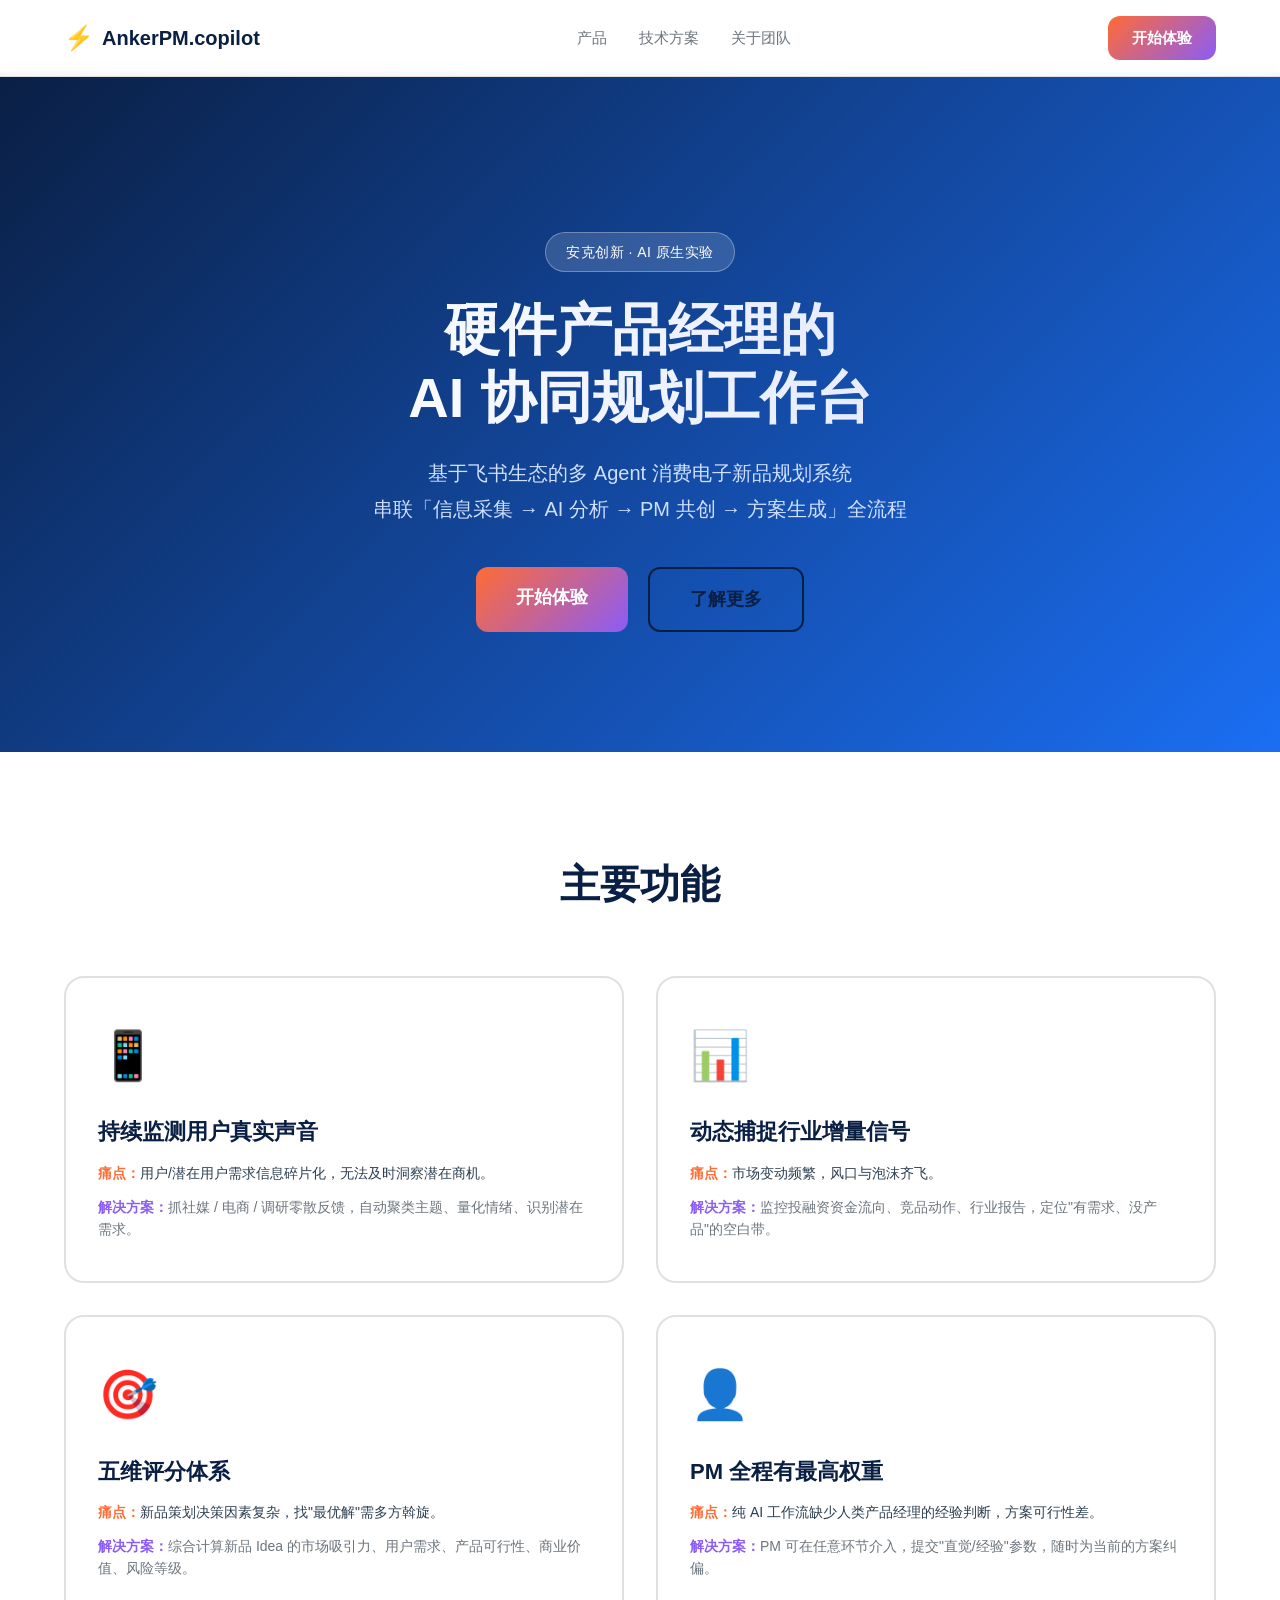
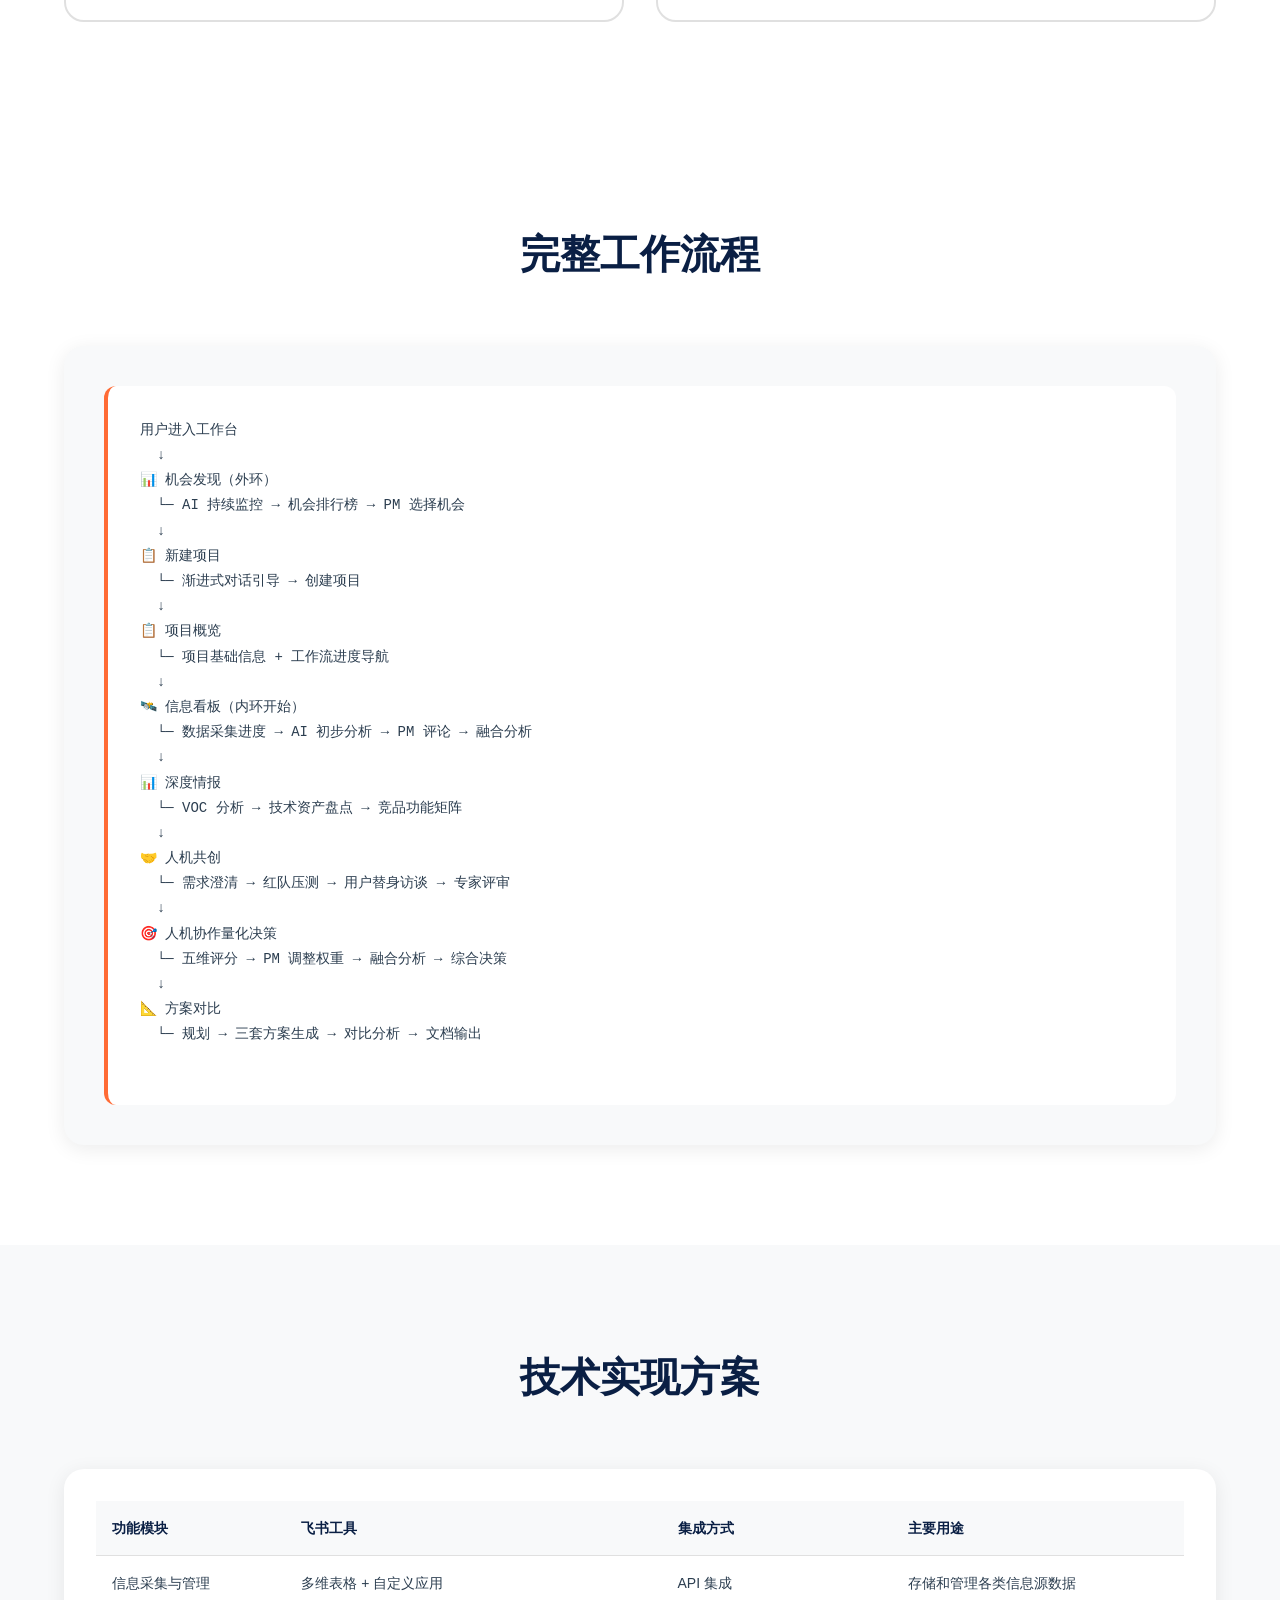
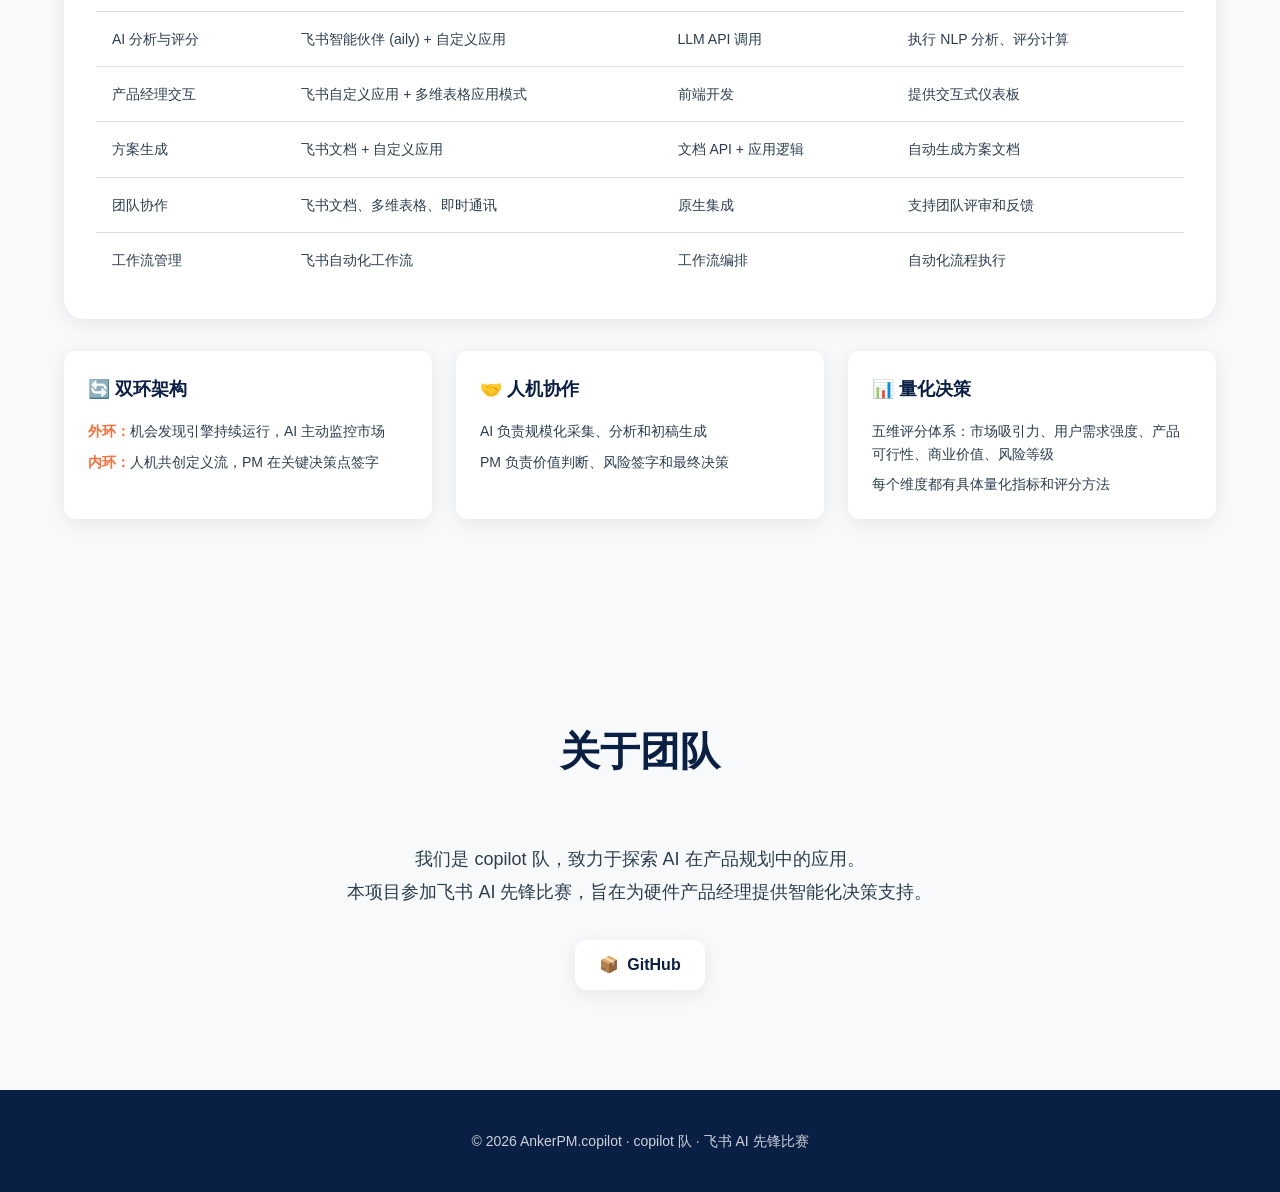
<file: index.html>
<!DOCTYPE html>
<html lang="zh-CN">
<head>
    <meta charset="UTF-8">
    <meta name="viewport" content="width=device-width, initial-scale=1.0">
    <title>AnkerPM.copilot - AI原生产品规划工作台</title>
    <link rel="stylesheet" href="css/style.css">
</head>
<body>
    <!-- 导航栏 -->
    <nav class="navbar">
        <div class="nav-container">
            <div class="nav-logo">
                <span class="logo-icon">⚡</span>
                <span class="logo-text">AnkerPM.copilot</span>
            </div>
            <div class="nav-menu">
                <a href="#product" class="nav-link">产品</a>
                <a href="#tech" class="nav-link">技术方案</a>
                <a href="#team" class="nav-link">关于团队</a>
            </div>
            <a href="workspace.html" class="btn-primary">开始体验</a>
        </div>
    </nav>

    <!-- Hero 区域 -->
    <section class="hero">
        <div class="container">
            <div class="hero-content">
                <div class="hero-badge">安克创新 · AI 原生实验</div>
                <h1 class="hero-title">硬件产品经理的<br/>AI 协同规划工作台</h1>
                <p class="hero-subtitle">
                    基于飞书生态的多 Agent 消费电子新品规划系统<br/>
                    串联「信息采集 → AI 分析 → PM 共创 → 方案生成」全流程
                </p>
                <div class="hero-cta">
                    <a href="workspace.html" class="btn-hero">开始体验</a>
                    <a href="#product" class="btn-secondary">了解更多</a>
                </div>
            </div>
        </div>
    </section>

    <!-- 主要功能 -->
    <section id="product" class="features">
        <div class="container">
            <h2 class="section-title">主要功能</h2>
            <div class="features-grid">
                <div class="feature-card">
                    <div class="feature-icon">📱</div>
                    <h3 class="feature-title">持续监测用户真实声音</h3>
                    <p class="feature-pain"><strong>痛点：</strong>用户/潜在用户需求信息碎片化，无法及时洞察潜在商机。</p>
                    <p class="feature-solution"><strong>解决方案：</strong>抓社媒 / 电商 / 调研零散反馈，自动聚类主题、量化情绪、识别潜在需求。</p>
                </div>
                <div class="feature-card">
                    <div class="feature-icon">📊</div>
                    <h3 class="feature-title">动态捕捉行业增量信号</h3>
                    <p class="feature-pain"><strong>痛点：</strong>市场变动频繁，风口与泡沫齐飞。</p>
                    <p class="feature-solution"><strong>解决方案：</strong>监控投融资资金流向、竞品动作、行业报告，定位"有需求、没产品"的空白带。</p>
                </div>
                <div class="feature-card">
                    <div class="feature-icon">🎯</div>
                    <h3 class="feature-title">五维评分体系</h3>
                    <p class="feature-pain"><strong>痛点：</strong>新品策划决策因素复杂，找"最优解"需多方斡旋。</p>
                    <p class="feature-solution"><strong>解决方案：</strong>综合计算新品 Idea 的市场吸引力、用户需求、产品可行性、商业价值、风险等级。</p>
                </div>
                <div class="feature-card">
                    <div class="feature-icon">👤</div>
                    <h3 class="feature-title">PM 全程有最高权重</h3>
                    <p class="feature-pain"><strong>痛点：</strong>纯 AI 工作流缺少人类产品经理的经验判断，方案可行性差。</p>
                    <p class="feature-solution"><strong>解决方案：</strong>PM 可在任意环节介入，提交"直觉/经验"参数，随时为当前的方案纠偏。</p>
                </div>
            </div>
        </div>
    </section>

    <!-- 完整工作流程 -->
    <section class="workflow-section">
        <div class="container">
            <h2 class="section-title">完整工作流程</h2>
            <div class="workflow-diagram">
                <pre class="workflow-text">
用户进入工作台
  ↓
📊 机会发现（外环）
  └─ AI 持续监控 → 机会排行榜 → PM 选择机会
  ↓
📋 新建项目
  └─ 渐进式对话引导 → 创建项目
  ↓
📋 项目概览
  └─ 项目基础信息 + 工作流进度导航
  ↓
🛰️ 信息看板（内环开始）
  └─ 数据采集进度 → AI 初步分析 → PM 评论 → 融合分析
  ↓
📊 深度情报
  └─ VOC 分析 → 技术资产盘点 → 竞品功能矩阵
  ↓
🤝 人机共创
  └─ 需求澄清 → 红队压测 → 用户替身访谈 → 专家评审
  ↓
🎯 人机协作量化决策
  └─ 五维评分 → PM 调整权重 → 融合分析 → 综合决策
  ↓
📐 方案对比
  └─ 规划 → 三套方案生成 → 对比分析 → 文档输出
                </pre>
            </div>
        </div>
    </section>

    <!-- 技术方案 -->
    <section id="tech" class="tech-section">
        <div class="container">
            <h2 class="section-title">技术实现方案</h2>

            <!-- 飞书工具链集成表格 -->
            <div class="tech-table-wrapper">
                <table class="tech-table">
                    <thead>
                        <tr>
                            <th>功能模块</th>
                            <th>飞书工具</th>
                            <th>集成方式</th>
                            <th>主要用途</th>
                        </tr>
                    </thead>
                    <tbody>
                        <tr>
                            <td>信息采集与管理</td>
                            <td>多维表格 + 自定义应用</td>
                            <td>API 集成</td>
                            <td>存储和管理各类信息源数据</td>
                        </tr>
                        <tr>
                            <td>AI 分析与评分</td>
                            <td>飞书智能伙伴 (aily) + 自定义应用</td>
                            <td>LLM API 调用</td>
                            <td>执行 NLP 分析、评分计算</td>
                        </tr>
                        <tr>
                            <td>产品经理交互</td>
                            <td>飞书自定义应用 + 多维表格应用模式</td>
                            <td>前端开发</td>
                            <td>提供交互式仪表板</td>
                        </tr>
                        <tr>
                            <td>方案生成</td>
                            <td>飞书文档 + 自定义应用</td>
                            <td>文档 API + 应用逻辑</td>
                            <td>自动生成方案文档</td>
                        </tr>
                        <tr>
                            <td>团队协作</td>
                            <td>飞书文档、多维表格、即时通讯</td>
                            <td>原生集成</td>
                            <td>支持团队评审和反馈</td>
                        </tr>
                        <tr>
                            <td>工作流管理</td>
                            <td>飞书自动化工作流</td>
                            <td>工作流编排</td>
                            <td>自动化流程执行</td>
                        </tr>
                    </tbody>
                </table>
            </div>

            <!-- 核心特点 -->
            <div class="tech-highlights">
                <div class="highlight-card">
                    <h4>🔄 双环架构</h4>
                    <p><strong>外环：</strong>机会发现引擎持续运行，AI 主动监控市场</p>
                    <p><strong>内环：</strong>人机共创定义流，PM 在关键决策点签字</p>
                </div>
                <div class="highlight-card">
                    <h4>🤝 人机协作</h4>
                    <p>AI 负责规模化采集、分析和初稿生成</p>
                    <p>PM 负责价值判断、风险签字和最终决策</p>
                </div>
                <div class="highlight-card">
                    <h4>📊 量化决策</h4>
                    <p>五维评分体系：市场吸引力、用户需求强度、产品可行性、商业价值、风险等级</p>
                    <p>每个维度都有具体量化指标和评分方法</p>
                </div>
            </div>
        </div>
    </section>

    <!-- 团队信息 -->
    <section id="team" class="team-section">
        <div class="container">
            <h2 class="section-title">关于团队</h2>
            <div class="team-info">
                <p class="team-desc">
                    我们是 copilot 队，致力于探索 AI 在产品规划中的应用。<br/>
                    本项目参加飞书 AI 先锋比赛，旨在为硬件产品经理提供智能化决策支持。
                </p>
                <div class="team-links">
                    <a href="https://github.com/Maizi-L/AnkerPM.copilot" target="_blank" class="team-link">
                        <span>📦</span> GitHub
                    </a>
                </div>
            </div>
        </div>
    </section>

    <!-- 页脚 -->
    <footer class="footer">
        <div class="container">
            <p>&copy; 2026 AnkerPM.copilot · copilot 队 · 飞书 AI 先锋比赛</p>
        </div>
    </footer>

    <script src="js/main.js"></script>
</body>
</html>
</file>
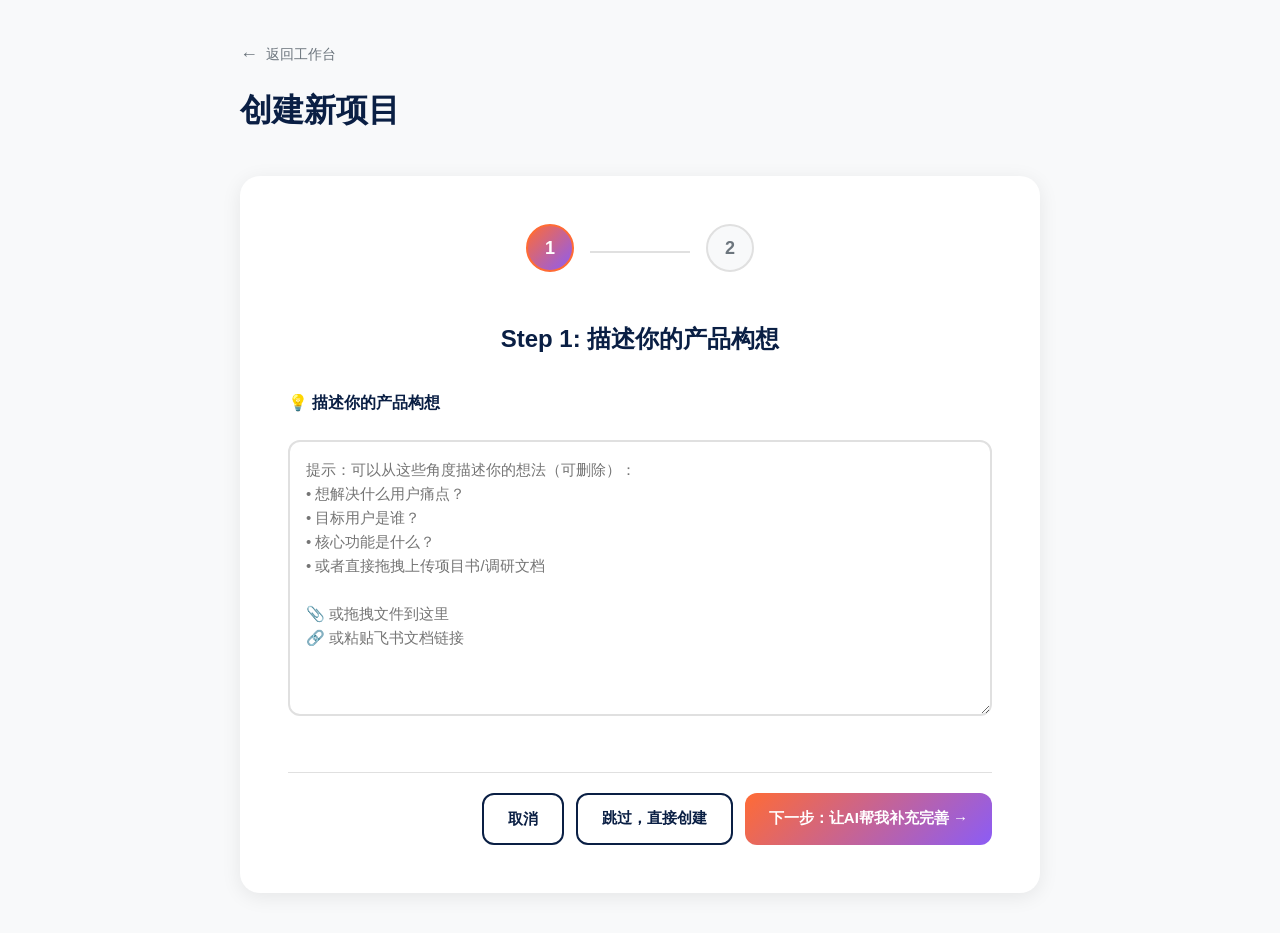
<file: new-project.html>
<!DOCTYPE html>
<html lang="zh-CN">
<head>
    <meta charset="UTF-8">
    <meta name="viewport" content="width=device-width, initial-scale=1.0">
    <title>新建项目 - AnkerPM.copilot</title>
    <link rel="stylesheet" href="css/style.css">
    <link rel="stylesheet" href="css/workspace.css">
    <link rel="stylesheet" href="css/new-project.css">
</head>
<body>
    <div class="new-project-container">
        <div class="new-project-header">
            <a href="workspace.html" class="back-link">
                <span class="back-icon">←</span>
                <span>返回工作台</span>
            </a>
            <h1 class="header-title">创建新项目</h1>
        </div>

        <!-- Step 1: 自由描述 -->
        <div id="step1" class="step-container active">
            <div class="step-content">
                <div class="step-indicator">
                    <div class="step-number active">1</div>
                    <div class="step-line"></div>
                    <div class="step-number">2</div>
                </div>
                <h2 class="step-title">Step 1: 描述你的产品构想</h2>
                
                <div class="form-section">
                    <div class="form-group">
                        <label>💡 描述你的产品构想</label>
                        <textarea id="product-idea" class="form-textarea" rows="10" placeholder="提示：可以从这些角度描述你的想法（可删除）：
• 想解决什么用户痛点？
• 目标用户是谁？
• 核心功能是什么？
• 或者直接拖拽上传项目书/调研文档

📎 或拖拽文件到这里
🔗 或粘贴飞书文档链接"></textarea>
                    </div>
                    
                    <div class="button-group">
                        <a href="workspace.html" class="btn-secondary">取消</a>
                        <button class="btn-secondary" onclick="skipToOverview()">跳过，直接创建</button>
                        <button class="btn-primary" onclick="goToStep2()">下一步：让AI帮我补充完善 →</button>
                    </div>
                </div>
            </div>
        </div>

        <!-- Step 2: AI引导式问答 -->
        <div id="step2" class="step-container">
            <div class="step-content">
                <div class="step-indicator">
                    <div class="step-number completed">✓</div>
                    <div class="step-line completed"></div>
                    <div class="step-number active">2</div>
                </div>
                <h2 class="step-title">Step 2: AI 引导式问答</h2>
                
                <div class="qa-section">
                    <div class="qa-intro">
                        <p>AI 将会问你 5 个问题来完善项目信息。其中 2 个必答，3 个可选。</p>
                    </div>

                    <!-- 问题1 -->
                    <div class="qa-item">
                        <div class="qa-badge required">必答</div>
                        <div class="qa-question">
                            <div class="qa-icon">🤖</div>
                            <div class="qa-text">
                                <h4>问题 1：目标用户的主要使用场景</h4>
                                <p>请描述你的目标用户在什么场景下会使用这个产品？他们面临的主要问题是什么？</p>
                            </div>
                        </div>
                        <textarea class="qa-answer" id="answer1" rows="4" placeholder="例如：开放式办公室的知识工作者，需要长时间佩戴耳机参加会议，但现有产品通话效果差..."></textarea>
                    </div>

                    <!-- 问题2 -->
                    <div class="qa-item">
                        <div class="qa-badge required">必答</div>
                        <div class="qa-question">
                            <div class="qa-icon">🤖</div>
                            <div class="qa-text">
                                <h4>问题 2：决策紧急程度</h4>
                                <p>这个项目的决策时间要求如何？是否有明确的时间节点？</p>
                            </div>
                        </div>
                        <div class="radio-group">
                            <label class="radio-option">
                                <input type="radio" name="urgency" value="high">
                                <span class="radio-label">
                                    <strong>紧急</strong> - 1个月内需要决策
                                </span>
                            </label>
                            <label class="radio-option">
                                <input type="radio" name="urgency" value="medium" checked>
                                <span class="radio-label">
                                    <strong>中等</strong> - 1-3个月内决策
                                </span>
                            </label>
                            <label class="radio-option">
                                <input type="radio" name="urgency" value="low">
                                <span class="radio-label">
                                    <strong>不急</strong> - 3个月以上
                                </span>
                            </label>
                        </div>
                    </div>

                    <!-- 问题3 -->
                    <div class="qa-item">
                        <div class="qa-badge optional">可选</div>
                        <div class="qa-question">
                            <div class="qa-icon">🤖</div>
                            <div class="qa-text">
                                <h4>问题 3：预期价格区间</h4>
                                <p>你预期这个产品的售价在什么范围？这有助于 AI 分析市场定位。</p>
                            </div>
                        </div>
                        <textarea class="qa-answer" id="answer3" rows="3" placeholder="例如：500-800元，定位中端市场..."></textarea>
                    </div>

                    <!-- 问题4 -->
                    <div class="qa-item">
                        <div class="qa-badge optional">可选</div>
                        <div class="qa-question">
                            <div class="qa-icon">🤖</div>
                            <div class="qa-text">
                                <h4>问题 4：竞品参考</h4>
                                <p>有没有类似的竞品或参考产品？他们有哪些优缺点？</p>
                            </div>
                        </div>
                        <textarea class="qa-answer" id="answer4" rows="3" placeholder="例如：Sony WF-1000XM5 音质好但价格高，AirPods Pro 生态好但降噪一般..."></textarea>
                    </div>

                    <!-- 问题5 -->
                    <div class="qa-item">
                        <div class="qa-badge optional">可选</div>
                        <div class="qa-question">
                            <div class="qa-icon">🤖</div>
                            <div class="qa-text">
                                <h4>问题 5：市场背景</h4>
                                <p>是否有特殊的市场趋势或背景信息需要 AI 了解？</p>
                            </div>
                        </div>
                        <textarea class="qa-answer" id="answer5" rows="3" placeholder="例如：远程办公趋势导致耳机使用时长增加，用户对通话质量要求提高..."></textarea>
                    </div>

                    <div class="button-group">
                        <button class="btn-secondary" onclick="backToStep1()">← 上一步</button>
                        <button class="btn-primary" onclick="createProject()">完成并创建项目 →</button>
                    </div>
                </div>
            </div>
        </div>
    </div>

    <script src="js/main.js"></script>
    <script src="js/new-project.js"></script>
</body>
</html>
</file>
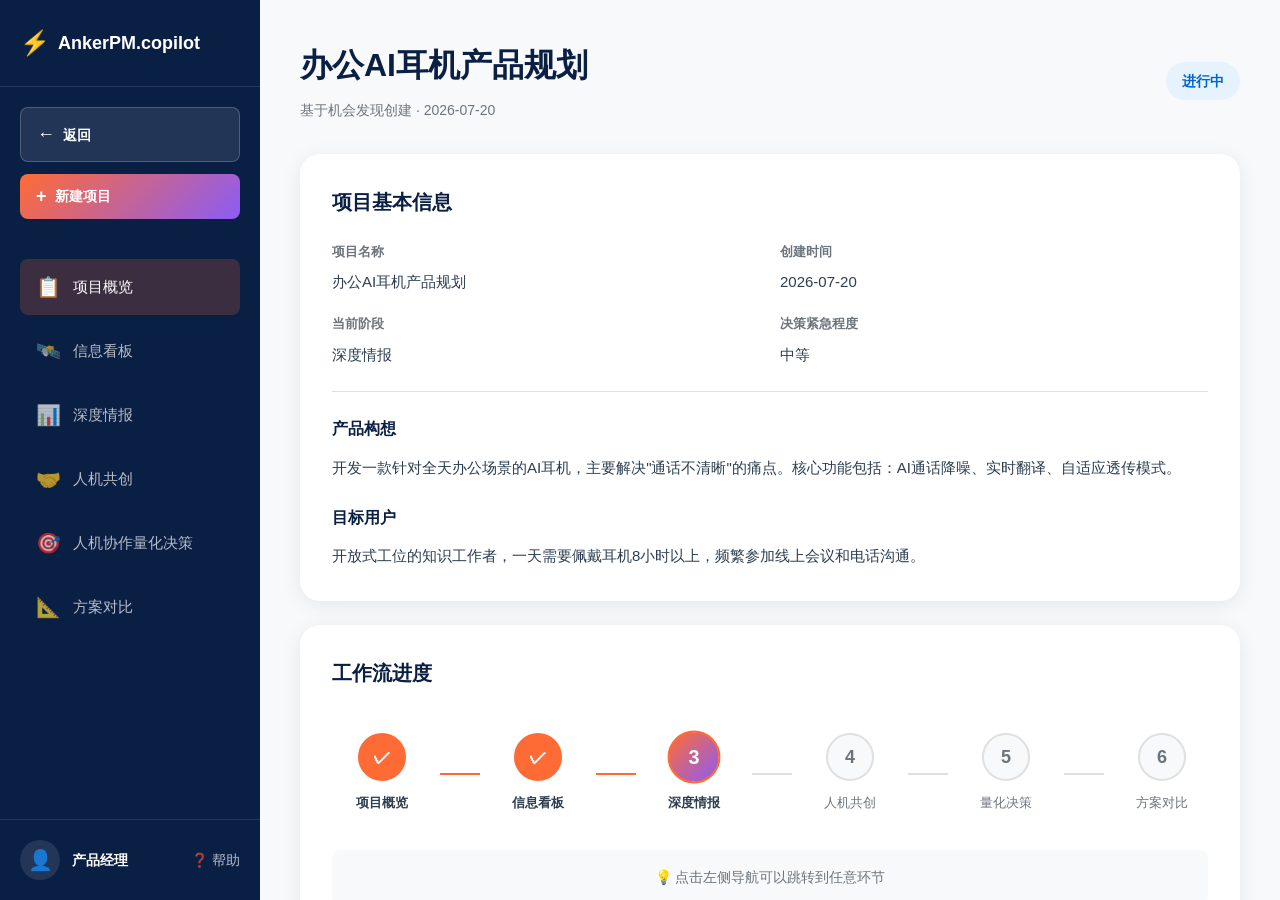
<file: project-detail.html>
<!DOCTYPE html>
<html lang="zh-CN">
<head>
    <meta charset="UTF-8">
    <meta name="viewport" content="width=device-width, initial-scale=1.0">
    <title>项目详情 - AnkerPM.copilot</title>
    <link rel="stylesheet" href="css/style.css">
    <link rel="stylesheet" href="css/workspace.css">
    <link rel="stylesheet" href="css/project.css">
</head>
<body>
    <div class="workspace-container">
        <!-- 左侧边栏 -->
        <aside class="sidebar">
            <div class="sidebar-header">
                <a href="index.html" class="sidebar-logo">
                    <span class="logo-icon">⚡</span>
                    <span class="logo-text">AnkerPM.copilot</span>
                </a>
            </div>
            
            <div class="sidebar-actions">
                <a href="workspace.html" class="sidebar-btn back-btn">
                    <span class="btn-icon">←</span>
                    <span>返回</span>
                </a>
                <button class="sidebar-btn new-project-btn" onclick="window.location.href='new-project.html'">
                    <span class="btn-icon">+</span>
                    <span>新建项目</span>
                </button>
            </div>

            <nav class="sidebar-nav">
                <a href="#overview" class="nav-item active" data-page="overview">
                    <span class="nav-icon">📋</span>
                    <span class="nav-text">项目概览</span>
                </a>
                <a href="#dashboard" class="nav-item" data-page="dashboard">
                    <span class="nav-icon">🛰️</span>
                    <span class="nav-text">信息看板</span>
                </a>
                <a href="#insight" class="nav-item" data-page="insight">
                    <span class="nav-icon">📊</span>
                    <span class="nav-text">深度情报</span>
                </a>
                <a href="#cocreation" class="nav-item" data-page="cocreation">
                    <span class="nav-icon">🤝</span>
                    <span class="nav-text">人机共创</span>
                </a>
                <a href="#decision" class="nav-item" data-page="decision">
                    <span class="nav-icon">🎯</span>
                    <span class="nav-text">人机协作量化决策</span>
                </a>
                <a href="#proposal" class="nav-item" data-page="proposal">
                    <span class="nav-icon">📐</span>
                    <span class="nav-text">方案对比</span>
                </a>
            </nav>

            <div class="sidebar-footer">
                <div class="user-info">
                    <div class="user-avatar">👤</div>
                    <div class="user-name">产品经理</div>
                    <a href="#help" class="help-link">❓ 帮助</a>
                </div>
            </div>
        </aside>

        <!-- 主内容区 -->
        <main class="main-content">
            <!-- 项目概览页面 -->
            <div id="overview-page" class="page active">
                <div class="page-header">
                    <div>
                        <h1 class="page-title">办公AI耳机产品规划</h1>
                        <p class="page-subtitle">基于机会发现创建 · 2026-07-20</p>
                    </div>
                    <div class="status-badge active-badge">进行中</div>
                </div>

                <!-- 项目基本信息 -->
                <div class="info-card">
                    <h3 class="card-title">项目基本信息</h3>
                    <div class="info-grid">
                        <div class="info-item">
                            <span class="info-label">项目名称</span>
                            <span class="info-value">办公AI耳机产品规划</span>
                        </div>
                        <div class="info-item">
                            <span class="info-label">创建时间</span>
                            <span class="info-value">2026-07-20</span>
                        </div>
                        <div class="info-item">
                            <span class="info-label">当前阶段</span>
                            <span class="info-value">深度情报</span>
                        </div>
                        <div class="info-item">
                            <span class="info-label">决策紧急程度</span>
                            <span class="info-value">中等</span>
                        </div>
                    </div>
                    
                    <div class="info-section">
                        <h4>产品构想</h4>
                        <p>开发一款针对全天办公场景的AI耳机，主要解决"通话不清晰"的痛点。核心功能包括：AI通话降噪、实时翻译、自适应透传模式。</p>
                    </div>

                    <div class="info-section">
                        <h4>目标用户</h4>
                        <p>开放式工位的知识工作者，一天需要佩戴耳机8小时以上，频繁参加线上会议和电话沟通。</p>
                    </div>
                </div>

                <!-- 工作流进度 -->
                <div class="workflow-progress-card">
                    <h3 class="card-title">工作流进度</h3>
                    <div class="progress-steps">
                        <div class="progress-step completed">
                            <div class="step-circle">✓</div>
                            <div class="step-label">项目概览</div>
                        </div>
                        <div class="progress-line completed"></div>
                        <div class="progress-step completed">
                            <div class="step-circle">✓</div>
                            <div class="step-label">信息看板</div>
                        </div>
                        <div class="progress-line completed"></div>
                        <div class="progress-step active">
                            <div class="step-circle">3</div>
                            <div class="step-label">深度情报</div>
                        </div>
                        <div class="progress-line"></div>
                        <div class="progress-step">
                            <div class="step-circle">4</div>
                            <div class="step-label">人机共创</div>
                        </div>
                        <div class="progress-line"></div>
                        <div class="progress-step">
                            <div class="step-circle">5</div>
                            <div class="step-label">量化决策</div>
                        </div>
                        <div class="progress-line"></div>
                        <div class="progress-step">
                            <div class="step-circle">6</div>
                            <div class="step-label">方案对比</div>
                        </div>
                    </div>
                    <p class="progress-tip">💡 点击左侧导航可以跳转到任意环节</p>
                </div>

                <!-- 快速操作 -->
                <div class="quick-actions">
                    <h3 class="card-title">快速操作</h3>
                    <div class="action-buttons">
                        <button class="action-btn" onclick="switchPage('dashboard')">
                            <span class="action-icon">🛰️</span>
                            <span>查看信息看板</span>
                        </button>
                        <button class="action-btn" onclick="switchPage('insight')">
                            <span class="action-icon">📊</span>
                            <span>查看深度情报</span>
                        </button>
                        <button class="action-btn" onclick="switchPage('decision')">
                            <span class="action-icon">🎯</span>
                            <span>开始量化决策</span>
                        </button>
                        <button class="action-btn" onclick="switchPage('proposal')">
                            <span class="action-icon">📐</span>
                            <span>生成方案对比</span>
                        </button>
                    </div>
                </div>
            </div>

            <!-- 信息看板页面 -->
            <div id="dashboard-page" class="page">
                <div class="page-header">
                    <h1 class="page-title">信息看板</h1>
                    <div class="page-actions">
                        <button class="btn-icon-text" onclick="alert('刷新数据采集进度')">
                            <span>🔄</span> 刷新
                        </button>
                    </div>
                </div>

                <!-- 数据采集进度 -->
                <div class="section-title">📊 数据采集进度</div>
                <div class="data-sources">
                    <div class="source-card">
                        <div class="source-icon">📱</div>
                        <h4 class="source-name">社交媒体</h4>
                        <div class="source-count">已采集 1,234 条</div>
                        <div class="progress-bar-wrapper">
                            <div class="progress-bar-fill" style="width: 85%"></div>
                        </div>
                        <div class="source-status">进度 85%</div>
                    </div>
                    <div class="source-card">
                        <div class="source-icon">🛒</div>
                        <h4 class="source-name">电商平台</h4>
                        <div class="source-count">已采集 856 条</div>
                        <div class="progress-bar-wrapper">
                            <div class="progress-bar-fill" style="width: 92%"></div>
                        </div>
                        <div class="source-status">进度 92%</div>
                    </div>
                    <div class="source-card">
                        <div class="source-icon">📊</div>
                        <h4 class="source-name">行业报告</h4>
                        <div class="source-count">已采集 12 份</div>
                        <div class="progress-bar-wrapper">
                            <div class="progress-bar-fill" style="width: 100%"></div>
                        </div>
                        <div class="source-status completed">完成</div>
                    </div>
                    <div class="source-card upload-card">
                        <div class="source-icon">📎</div>
                        <h4 class="source-name">用户上传资料</h4>
                        <div class="source-count">已上传 3 个文件</div>
                        <div class="upload-files">
                            <div class="file-item">
                                <span class="file-icon">📄</span>
                                <span class="file-name">产品初稿.pdf</span>
                            </div>
                            <div class="file-item">
                                <span class="file-icon">📊</span>
                                <span class="file-name">市场调研.xlsx</span>
                            </div>
                            <div class="file-item">
                                <span class="file-icon">🔗</span>
                                <span class="file-name">飞书文档链接</span>
                            </div>
                        </div>
                        <button class="upload-more-btn" onclick="uploadMoreFiles()">
                            <span>+</span> 补充上传
                        </button>
                    </div>
                </div>

                <!-- AI 初步分析 -->
                <div class="section-title">🔍 AI 初步分析</div>
                
                <div class="analysis-card collapsible">
                    <div class="card-header-analysis" onclick="toggleCard(this)">
                        <h4>📱 社交媒体分析</h4>
                        <span class="toggle-icon">▼</span>
                    </div>
                    <div class="card-content">
                        <div class="analysis-meta">
                            <span>采集来源：Twitter (482条)、Reddit (356条)、知乎 (396条)</span>
                        </div>
                        <div class="analysis-section">
                            <h5>🔍 关键发现：</h5>
                            <ul class="finding-list">
                                <li>用户对"续航"的提及率增加 45%，成为主要关注点</li>
                                <li>"快充"相关讨论热度 Top 3，需求强烈</li>
                                <li>负面评价集中在"发热"问题（152条），需要重点解决</li>
                                <li>"通话清晰度"抱怨显著增加，办公场景痛点明显</li>
                            </ul>
                        </div>
                        <div class="analysis-section">
                            <h5>💡 AI 建议：</h5>
                            <p>建议在新品中强化续航和快充功能，同时重点优化通话降噪算法。发热问题可能影响用户体验，建议在设计阶段充分考虑散热方案。</p>
                        </div>
                        <div class="pm-comment-section">
                            <h5>💬 PM 评论：</h5>
                            <div class="comment-item">
                                <div class="comment-author">@张三 PM</div>
                                <div class="comment-text">续航确实是痛点，但我们的技术能做到多少小时？需要和技术团队确认。通话清晰度是我们的核心竞争力，必须做好。</div>
                                <div class="comment-time">2小时前</div>
                            </div>
                            <div class="ai-fusion">
                                <div class="fusion-badge">🤖 AI 融合分析</div>
                                <p>根据供应链数据，目前可实现30小时续航（配合快充15分钟使用4小时）。技术团队的AI降噪算法已迭代到第三代，通话清晰度提升40%。建议将"30小时超长续航+AI通话降噪"作为主要卖点。</p>
                            </div>
                        </div>
                    </div>
                </div>

                <div class="analysis-card collapsible">
                    <div class="card-header-analysis" onclick="toggleCard(this)">
                        <h4>🛒 电商平台分析</h4>
                        <span class="toggle-icon">▼</span>
                    </div>
                    <div class="card-content">
                        <div class="analysis-meta">
                            <span>采集来源：京东 (458条)、天猫 (398条)</span>
                        </div>
                        <div class="analysis-section">
                            <h5>🔍 关键发现：</h5>
                            <ul class="finding-list">
                                <li>价格敏感度分析：500-800元价格带最受欢迎（占比38%）</li>
                                <li>高频好评词："佩戴舒适"（342次）、"音质清晰"（298次）</li>
                                <li>高频差评词："连接不稳定"（156次）、"降噪效果差"（134次）</li>
                            </ul>
                        </div>
                        <div class="analysis-section">
                            <h5>💡 AI 建议：</h5>
                            <p>定价建议在599-799元区间，重点宣传佩戴舒适性和音质。连接稳定性和降噪效果是竞品的普遍短板，可作为差异化突破点。</p>
                        </div>
                    </div>
                </div>

                <!-- 综合洞察 -->
                <div class="section-title">🎯 综合洞察</div>
                <div class="insight-summary">
                    <div class="insight-card">
                        <h4>核心机会点</h4>
                        <p>市场对"办公场景专用耳机"需求明确但供给不足。用户愿意为"超长续航+通话清晰+舒适佩戴"支付溢价。</p>
                    </div>
                    <div class="insight-card">
                        <h4>关键风险</h4>
                        <p>价格竞争激烈，需要在性价比和差异化之间找到平衡。技术实现难度较大，需要投入研发资源。</p>
                    </div>
                    <div class="insight-card">
                        <h4>建议行动</h4>
                        <p>立即启动技术预研，重点攻克AI降噪和续航优化。同时进行用户深度访谈，验证需求假设。</p>
                    </div>
                </div>

                <!-- 机会发现 -->
                <div class="section-title">💡 基于当前数据的机会发现</div>
                <div class="opportunity-insight">
                    <div class="opportunity-item">
                        <div class="opp-icon">🎯</div>
                        <div class="opp-content">
                            <h5>机会1：强化"全天办公"场景定位</h5>
                            <p>数据显示82%的用户有"长时间佩戴"需求，但现有产品续航普遍不足。建议将"30小时续航"作为核心卖点。</p>
                        </div>
                    </div>
                    <div class="opportunity-item">
                        <div class="opp-icon">🎯</div>
                        <div class="opp-content">
                            <h5>机会2：主打"AI通话降噪"技术</h5>
                            <p>社交媒体上"通话不清"抱怨占比34%，远高于其他痛点。我们的第三代AI降噪算法可形成技术壁垒。</p>
                        </div>
                    </div>
                    <div class="opportunity-item">
                        <div class="opp-icon">🎯</div>
                        <div class="opp-content">
                            <h5>机会3：增加"透传模式"增强体验</h5>
                            <p>办公场景需要频繁与同事沟通，智能透传模式可以提升用户体验，形成差异化竞争力。</p>
                        </div>
                    </div>
                </div>
            </div>

            <!-- 深度情报页面 -->
            <div id="insight-page" class="page">
                <div class="page-header">
                    <h1 class="page-title">深度情报</h1>
                </div>

                <!-- VOC 分析 -->
                <div class="section-title">📢 用户痛点情报（VOC分析）</div>
                <div class="table-wrapper">
                    <table class="data-table">
                        <thead>
                            <tr>
                                <th>痛点主题</th>
                                <th>真实信号</th>
                                <th>对产品的启示</th>
                            </tr>
                        </thead>
                        <tbody>
                            <tr>
                                <td><strong>通话不清晰</strong></td>
                                <td>社交媒体482次提及，电商差评156条："开会时对方总说听不清"</td>
                                <td>必须配备顶级AI通话降噪，这是核心卖点</td>
                            </tr>
                            <tr>
                                <td><strong>续航焦虑</strong></td>
                                <td>用户调研显示76%担心"一天用不完"，平均使用8.5小时/天</td>
                                <td>至少30小时续航，配合快充技术</td>
                            </tr>
                            <tr>
                                <td><strong>佩戴不适</strong></td>
                                <td>长时间佩戴后耳朵疼痛（298条反馈），夏天闷热（187条）</td>
                                <td>人体工学设计，透气材质，重量控制在5g以下</td>
                            </tr>
                            <tr>
                                <td><strong>环境干扰</strong></td>
                                <td>开放办公室噪音干扰（412次提及），需要频繁摘戴耳机</td>
                                <td>智能透传模式，自动识别对话场景</td>
                            </tr>
                            <tr>
                                <td><strong>多设备切换</strong></td>
                                <td>需要在手机/电脑/平板间切换（356条需求）</td>
                                <td>多设备智能连接，一键切换</td>
                            </tr>
                        </tbody>
                    </table>
                </div>

                <!-- 技术资产盘点 -->
                <div class="section-title">🔧 技术资产盘点</div>
                <div class="asset-cards">
                    <div class="asset-card">
                        <div class="asset-icon">📜</div>
                        <div class="asset-number">741</div>
                        <div class="asset-label">音频专利</div>
                        <div class="asset-desc">涵盖降噪、编解码、声学结构等领域</div>
                    </div>
                    <div class="asset-card">
                        <div class="asset-icon">🎧</div>
                        <div class="asset-number">15+</div>
                        <div class="asset-label">成熟产品线</div>
                        <div class="asset-desc">Soundcore 系列累计销量超500万台</div>
                    </div>
                    <div class="asset-card">
                        <div class="asset-icon">🤖</div>
                        <div class="asset-number">3代</div>
                        <div class="asset-label">AI 降噪算法</div>
                        <div class="asset-desc">HearID + AI通话降噪，业界领先</div>
                    </div>
                    <div class="asset-card">
                        <div class="asset-icon">🏭</div>
                        <div class="asset-number">Top 5</div>
                        <div class="asset-label">供应链优势</div>
                        <div class="asset-desc">成本控制能力强，交付周期短</div>
                    </div>
                </div>

                <!-- 竞品功能矩阵 -->
                <div class="section-title">🏆 竞品功能矩阵</div>
                <div class="table-wrapper">
                    <table class="comparison-table">
                        <thead>
                            <tr>
                                <th>能力维度</th>
                                <th>我们的产品</th>
                                <th>Sony WF-1000XM5</th>
                                <th>AirPods Pro 2</th>
                                <th>Bose QC Earbuds II</th>
                            </tr>
                        </thead>
                        <tbody>
                            <tr>
                                <td><strong>AI 通话降噪</strong></td>
                                <td><span class="badge-strong">✓ 第三代算法</span></td>
                                <td><span class="badge-medium">○ 一般</span></td>
                                <td><span class="badge-medium">○ 一般</span></td>
                                <td><span class="badge-weak">✗ 较弱</span></td>
                            </tr>
                            <tr>
                                <td><strong>续航时间</strong></td>
                                <td><span class="badge-strong">✓ 30小时</span></td>
                                <td><span class="badge-medium">○ 24小时</span></td>
                                <td><span class="badge-weak">✗ 6小时</span></td>
                                <td><span class="badge-weak">✗ 6小时</span></td>
                            </tr>
                            <tr>
                                <td><strong>智能透传</strong></td>
                                <td><span class="badge-strong">✓ AI自动识别</span></td>
                                <td><span class="badge-medium">○ 手动切换</span></td>
                                <td><span class="badge-medium">○ 手动切换</span></td>
                                <td><span class="badge-weak">✗ 无</span></td>
                            </tr>
                            <tr>
                                <td><strong>佩戴舒适度</strong></td>
                                <td><span class="badge-medium">○ 5g 轻量化</span></td>
                                <td><span class="badge-strong">✓ 5.9g</span></td>
                                <td><span class="badge-strong">✓ 5.3g</span></td>
                                <td><span class="badge-weak">✗ 6.2g</span></td>
                            </tr>
                            <tr>
                                <td><strong>价格定位</strong></td>
                                <td><span class="badge-strong">✓ 599-799元</span></td>
                                <td><span class="badge-weak">✗ 2299元</span></td>
                                <td><span class="badge-weak">✗ 1899元</span></td>
                                <td><span class="badge-weak">✗ 2499元</span></td>
                            </tr>
                            <tr>
                                <td><strong>多设备连接</strong></td>
                                <td><span class="badge-strong">✓ 智能切换</span></td>
                                <td><span class="badge-medium">○ 支持</span></td>
                                <td><span class="badge-strong">✓ 无缝切换</span></td>
                                <td><span class="badge-weak">✗ 不支持</span></td>
                            </tr>
                        </tbody>
                    </table>
                </div>

                <!-- 竞争优势总结 -->
                <div class="section-title">💎 竞争优势总结</div>
                <div class="advantage-summary">
                    <div class="advantage-item">
                        <div class="adv-badge strong">核心优势</div>
                        <h5>AI 通话降噪 + 超长续航</h5>
                        <p>第三代AI降噪算法业界领先，30小时续航远超竞品。这是我们的核心技术壁垒。</p>
                    </div>
                    <div class="advantage-item">
                        <div class="adv-badge medium">次要优势</div>
                        <h5>性价比 + 智能透传</h5>
                        <p>599-799元价格带具有极强竞争力，智能透传模式提升办公场景体验。</p>
                    </div>
                    <div class="advantage-item">
                        <div class="adv-badge weak">待提升</div>
                        <h5>佩戴舒适度</h5>
                        <p>需要在工业设计和材质上进一步优化，达到行业顶尖水平。</p>
                    </div>
                </div>
            </div>

            <!-- 人机共创页面 -->
            <div id="cocreation-page" class="page">
                <div class="page-header">
                    <h1 class="page-title">人机共创</h1>
                </div>

                <!-- 进度指示 -->
                <div class="cocreation-progress">
                    <div class="stage-item completed">
                        <div class="stage-number">✓</div>
                        <div class="stage-name">需求澄清</div>
                    </div>
                    <div class="stage-arrow">→</div>
                    <div class="stage-item completed">
                        <div class="stage-number">✓</div>
                        <div class="stage-name">红队压测</div>
                    </div>
                    <div class="stage-arrow">→</div>
                    <div class="stage-item active">
                        <div class="stage-number">3</div>
                        <div class="stage-name">用户替身访谈</div>
                    </div>
                    <div class="stage-arrow">→</div>
                    <div class="stage-item">
                        <div class="stage-number">4</div>
                        <div class="stage-name">专家评审</div>
                    </div>
                </div>

                <!-- 阶段一：需求澄清（已完成） -->
                <div class="section-title">🤝 阶段一：需求澄清（已完成）</div>
                <div class="dialogue-card completed-stage">
                    <div class="dialogue-item ai">
                        <div class="dialogue-avatar">🤖</div>
                        <div class="dialogue-content">
                            <div class="dialogue-author">共创 Agent</div>
                            <div class="dialogue-text">在压测之前，我先帮你把需求说清楚。这款耳机最想服务的那一类人是谁？他们在什么场景下最痛？</div>
                        </div>
                    </div>
                    <div class="dialogue-item user">
                        <div class="dialogue-content">
                            <div class="dialogue-author">你（PM）</div>
                            <div class="dialogue-text">核心是开放式工位的知识工作者，一天戴8小时。最痛的场景是开会/打电话时对方听不清我，以及戴着耳机同事叫我听不见。</div>
                        </div>
                        <div class="dialogue-avatar">👤</div>
                    </div>
                    <div class="dialogue-item ai">
                        <div class="dialogue-avatar">🤖</div>
                        <div class="dialogue-content">
                            <div class="dialogue-author">共创 Agent</div>
                            <div class="dialogue-text">明白。那对这款产品来说，什么算"成功"？你希望用户用一句话怎么描述它？</div>
                        </div>
                    </div>
                    <div class="dialogue-item user">
                        <div class="dialogue-content">
                            <div class="dialogue-author">你（PM）</div>
                            <div class="dialogue-text">"终于有一款能戴一整天开会的耳机了"——成功的标志是用户愿意从早戴到晚，不会因为通话、续航、舒适度而中途摘下来。</div>
                        </div>
                        <div class="dialogue-avatar">👤</div>
                    </div>
                </div>

                <!-- 阶段二：红队压测（已完成） -->
                <div class="section-title">🤺 阶段二：红队压测（已完成）</div>
                <div class="dialogue-card completed-stage">
                    <div class="dialogue-item ai challenge">
                        <div class="dialogue-avatar">⚔️</div>
                        <div class="dialogue-content">
                            <div class="dialogue-author">挑战官</div>
                            <div class="dialogue-text">市场上已经有 AirPods Pro、Sony WF-1000XM5 这些强势产品。你凭什么认为用户会选择你？请证明你的非对称价值。</div>
                        </div>
                    </div>
                    <div class="dialogue-item user">
                        <div class="dialogue-content">
                            <div class="dialogue-author">你（PM）</div>
                            <div class="dialogue-text">差异在场景重构：他们是"通用耳机"，我们是"办公场景专用"。30小时续航 + AI通话降噪 + 智能透传，这个组合他们都没有。而且我们的价格只有他们的1/3。</div>
                        </div>
                        <div class="dialogue-avatar">👤</div>
                    </div>
                    <div class="dialogue-item ai challenge">
                        <div class="dialogue-avatar">⚔️</div>
                        <div class="dialogue-content">
                            <div class="dialogue-author">挑战官</div>
                            <div class="dialogue-text">技术壁垒呢？如果你成功了，竞品6个月内就能复制。你的护城河是什么？</div>
                        </div>
                    </div>
                    <div class="dialogue-item user">
                        <div class="dialogue-content">
                            <div class="dialogue-author">你（PM）</div>
                            <div class="dialogue-text">我们有741项音频专利，第三代AI降噪算法是3年研发积累。供应链优势让我们能在保持低价的同时做到30小时续航。这些不是6个月能复制的。</div>
                        </div>
                        <div class="dialogue-avatar">👤</div>
                    </div>
                </div>

                <!-- 阶段三：用户替身访谈（进行中） -->
                <div class="section-title">🎭 阶段三：用户替身访谈（进行中）</div>
                <div class="persona-selection">
                    <div class="persona-card active">
                        <div class="persona-avatar">💼</div>
                        <div class="persona-name">小林</div>
                        <div class="persona-tag">开放办公族</div>
                        <div class="persona-desc">28岁产品经理，每天8-10小时在开放办公室，频繁参加线上会议</div>
                        <button class="persona-btn selected">当前访谈</button>
                    </div>
                    <div class="persona-card">
                        <div class="persona-avatar">🌐</div>
                        <div class="persona-name">Anna</div>
                        <div class="persona-tag">跨国商务</div>
                        <div class="persona-desc">35岁销售总监，经常跨时区会议，需要实时翻译功能</div>
                        <button class="persona-btn" onclick="alert('切换到 Anna 进行访谈')">切换访谈</button>
                    </div>
                    <div class="persona-card">
                        <div class="persona-avatar">🚇</div>
                        <div class="persona-name">阿杰</div>
                        <div class="persona-tag">通勤学生</div>
                        <div class="persona-desc">22岁大学生，每天地铁通勤2小时，看重性价比</div>
                        <button class="persona-btn" onclick="alert('切换到阿杰进行访谈')">切换访谈</button>
                    </div>
                </div>

                <div class="dialogue-card">
                    <div class="dialogue-item ai persona">
                        <div class="dialogue-avatar">💼</div>
                        <div class="dialogue-content">
                            <div class="dialogue-author">小林（用户替身）</div>
                            <div class="dialogue-text">听起来不错，但我最担心的是：又是一款"号称能戴一整天"的耳机。我试过太多了，最后都是中午就没电或者耳朵疼。你们凭什么不一样？</div>
                        </div>
                    </div>
                    <div class="interview-response">
                        <div class="response-options">
                            <div class="response-option">
                                <div class="option-label">回应方向A：</div>
                                <div class="option-text">强调技术参数（30小时续航，5g轻量化设计）</div>
                            </div>
                            <div class="response-option">
                                <div class="option-label">回应方向B：</div>
                                <div class="option-text">承认问题并说明我们如何解决（用户测试数据，迭代过程）</div>
                            </div>
                            <div class="response-option">
                                <div class="option-label">回应方向C：</div>
                                <div class="option-text">反问了解更多（你之前用的是哪些产品？具体哪里让你不满意？）</div>
                            </div>
                        </div>
                        <p class="response-tip">💡 这是一个关键时刻：选择不同的回应方向会影响用户替身的后续反馈。在完整版中，你可以输入自己的回应。</p>
                    </div>
                </div>

                <!-- 阶段四：专家评审（待开始） -->
                <div class="section-title">🎓 阶段四：专家评审（待开始）</div>
                <div class="expert-preview">
                    <div class="expert-card">
                        <div class="expert-avatar">🔊</div>
                        <div class="expert-info">
                            <div class="expert-name">声学/算法专家</div>
                            <div class="expert-desc">评估 AI 降噪算法的技术可行性和竞争力</div>
                        </div>
                        <div class="expert-status pending">等待用户替身访谈完成</div>
                    </div>
                    <div class="expert-card">
                        <div class="expert-avatar">👤</div>
                        <div class="expert-info">
                            <div class="expert-name">人因工程专家</div>
                            <div class="expert-desc">评估长时间佩戴的舒适性和健康风险</div>
                        </div>
                        <div class="expert-status pending">等待用户替身访谈完成</div>
                    </div>
                    <div class="expert-card">
                        <div class="expert-avatar">🏭</div>
                        <div class="expert-info">
                            <div class="expert-name">供应链专家</div>
                            <div class="expert-desc">评估量产可行性和成本控制能力</div>
                        </div>
                        <div class="expert-status pending">等待用户替身访谈完成</div>
                    </div>
                </div>
            </div>

            <!-- 人机协作量化决策页面 -->
            <div id="decision-page" class="page">
                <div class="page-header">
                    <h1 class="page-title">人机协作量化决策</h1>
                    <button class="btn-primary" onclick="alert('生成方案')">生成方案</button>
                </div>

                <div class="decision-intro">
                    <p>基于前面的信息看板、深度情报和人机共创，AI 对该产品 Idea 进行五维评分。你可以调整权重、修改分数、添加评论，AI 会结合你的判断给出融合分析。</p>
                </div>

                <!-- 维度1：市场吸引力 -->
                <div class="dimension-card">
                    <div class="dimension-header" onclick="toggleDimension(this)">
                        <div class="dimension-left">
                            <h3>📊 市场吸引力</h3>
                            <div class="dimension-scores">
                                <span class="ai-score">AI: 78分</span>
                                <span class="pm-score">你的判断: <input type="number" class="score-input" value="75" min="0" max="100"></span>
                            </div>
                        </div>
                        <span class="toggle-icon">▼</span>
                    </div>
                    <div class="dimension-content">
                        <div class="scoring-basis">
                            <h4>AI 评分依据：</h4>
                            <ul class="basis-list">
                                <li>市场规模：45亿元 TAM（权重 20%）→ 得分 15.6</li>
                                <li>市场增长率：35% CAGR（权重 15%）→ 得分 11.7</li>
                                <li>竞争强度：8家主要竞品，HHI指数中等（权重 15%）→ 得分 11.7</li>
                                <li>进入壁垒：技术专利741项，品牌已有基础（权重 10%）→ 得分 7.8</li>
                            </ul>
                            <div class="total-score">综合得分：78/100</div>
                        </div>

                        <div class="weight-adjustment">
                            <h4>🎚️ 调整权重：</h4>
                            <div class="weight-slider">
                                <label>市场规模</label>
                                <input type="range" min="0" max="50" value="20">
                                <span class="weight-value">20%</span>
                            </div>
                            <div class="weight-slider">
                                <label>市场增长率</label>
                                <input type="range" min="0" max="50" value="15">
                                <span class="weight-value">15%</span>
                            </div>
                            <div class="weight-slider">
                                <label>竞争强度</label>
                                <input type="range" min="0" max="50" value="15">
                                <span class="weight-value">15%</span>
                            </div>
                            <div class="weight-slider">
                                <label>进入壁垒</label>
                                <input type="range" min="0" max="50" value="10">
                                <span class="weight-value">10%</span>
                            </div>
                            <button class="btn-secondary-small" onclick="alert('应用权重调整')">应用调整</button>
                        </div>

                        <div class="pm-comment">
                            <h4>💬 你的评论：</h4>
                            <textarea class="comment-input" placeholder="输入你的经验判断和调整理由...">虽然竞争对手有8家，但他们都没有专门针对办公场景。我认为这是一个细分市场机会，AI 可能低估了我们的差异化优势。</textarea>
                            <button class="btn-primary-small" onclick="alert('提交评论')">提交</button>
                        </div>

                        <div class="fusion-analysis">
                            <div class="fusion-badge">🤖 融合分析（结合你的判断）</div>
                            <div class="fusion-content">
                                <div class="adjusted-score">修正后得分：<strong>75/100</strong></div>
                                <p><strong>调整理由：</strong>根据 PM 的行业经验，办公场景细分市场确实被现有竞品忽视。但考虑到市场教育成本和品牌认知建立需要时间，适度下调至75分更为谨慎。建议：初期通过性价比快速占领市场，建立口碑后再提升品牌溢价。</p>
                            </div>
                        </div>
                    </div>
                </div>

                <!-- 维度2：用户需求强度 -->
                <div class="dimension-card collapsed">
                    <div class="dimension-header" onclick="toggleDimension(this)">
                        <div class="dimension-left">
                            <h3>👥 用户需求强度</h3>
                            <div class="dimension-scores">
                                <span class="ai-score">AI: 82分</span>
                                <span class="pm-score">你的判断: <input type="number" class="score-input" value="85" min="0" max="100"></span>
                            </div>
                        </div>
                        <span class="toggle-icon">▼</span>
                    </div>
                    <div class="dimension-content" style="display: none;">
                        <div class="scoring-basis">
                            <h4>AI 评分依据：</h4>
                            <ul class="basis-list">
                                <li>痛点明确度：社交媒体482次"通话不清"抱怨（权重 25%）→ 得分 20.5</li>
                                <li>需求频次：目标用户每天使用8.5小时（权重 20%）→ 得分 16.4</li>
                                <li>支付意愿：76%愿意为解决方案支付溢价（权重 20%）→ 得分 16.4</li>
                                <li>目标人群规模：估计500万潜在用户（权重 15%）→ 得分 12.3</li>
                            </ul>
                            <div class="total-score">综合得分：82/100</div>
                        </div>
                        <p class="quick-note">💡 这个维度得分较高，说明用户痛点真实且强烈。</p>
                    </div>
                </div>

                <!-- 维度3：产品可行性 -->
                <div class="dimension-card collapsed">
                    <div class="dimension-header" onclick="toggleDimension(this)">
                        <div class="dimension-left">
                            <h3>🔧 产品可行性</h3>
                            <div class="dimension-scores">
                                <span class="ai-score">AI: 72分</span>
                                <span class="pm-score">你的判断: <input type="number" class="score-input" value="70" min="0" max="100"></span>
                            </div>
                        </div>
                        <span class="toggle-icon">▼</span>
                    </div>
                    <div class="dimension-content" style="display: none;">
                        <div class="scoring-basis">
                            <h4>AI 评分依据：</h4>
                            <ul class="basis-list">
                                <li>技术成熟度：AI降噪第三代，已验证（权重 30%）→ 得分 21.6</li>
                                <li>供应链就绪：现有供应商可支持（权重 25%）→ 得分 18.0</li>
                                <li>开发周期：预计6-8个月（权重 20%）→ 得分 14.4</li>
                                <li>团队能力：有成熟音频产品线经验（权重 15%）→ 得分 10.8</li>
                            </ul>
                            <div class="total-score">综合得分：72/100</div>
                        </div>
                        <p class="quick-note">⚠️ 需要关注30小时续航的技术实现难度。</p>
                    </div>
                </div>

                <!-- 维度4：商业价值 -->
                <div class="dimension-card collapsed">
                    <div class="dimension-header" onclick="toggleDimension(this)">
                        <div class="dimension-left">
                            <h3>💰 商业价值</h3>
                            <div class="dimension-scores">
                                <span class="ai-score">AI: 68分</span>
                                <span class="pm-score">你的判断: <input type="number" class="score-input" value="68" min="0" max="100"></span>
                            </div>
                        </div>
                        <span class="toggle-icon">▼</span>
                    </div>
                    <div class="dimension-content" style="display: none;">
                        <div class="scoring-basis">
                            <h4>AI 评分依据：</h4>
                            <ul class="basis-list">
                                <li>毛利率：预计35-40%（权重 25%）→ 得分 17.0</li>
                                <li>市占率预期：首年2-3%（权重 20%）→ 得分 13.6</li>
                                <li>品牌协同：与Soundcore现有产品线协同（权重 20%）→ 得分 13.6</li>
                                <li>ROI：预计18个月回本（权重 15%）→ 得分 10.2</li>
                            </ul>
                            <div class="total-score">综合得分：68/100</div>
                        </div>
                        <p class="quick-note">💡 商业价值中等，需要控制好研发成本。</p>
                    </div>
                </div>

                <!-- 维度5：风险等级 -->
                <div class="dimension-card collapsed">
                    <div class="dimension-header" onclick="toggleDimension(this)">
                        <div class="dimension-left">
                            <h3>⚠️ 风险等级</h3>
                            <div class="dimension-scores">
                                <span class="ai-score">AI: 35分（风险较低）</span>
                                <span class="pm-score">你的判断: <input type="number" class="score-input" value="40" min="0" max="100"></span>
                            </div>
                        </div>
                        <span class="toggle-icon">▼</span>
                    </div>
                    <div class="dimension-content" style="display: none;">
                        <div class="scoring-basis">
                            <h4>AI 评分依据（分数越低风险越小）：</h4>
                            <ul class="basis-list">
                                <li>技术风险：算法已验证，但续航优化有挑战（权重 30%）→ 风险 10.5</li>
                                <li>市场风险：细分市场新进入，接受度不确定（权重 25%）→ 风险 8.8</li>
                                <li>竞争风险：巨头可能快速跟进（权重 20%）→ 风险 7.0</li>
                                <li>供应链风险：依赖少数供应商（权重 15%）→ 风险 5.3</li>
                            </ul>
                            <div class="total-score">综合风险：35/100（较低）</div>
                        </div>
                        <p class="quick-note">⚠️ 主要风险在于市场接受度和巨头竞争。</p>
                    </div>
                </div>

                <!-- 综合决策建议 -->
                <div class="final-decision">
                    <h3 class="section-title">🎯 综合决策建议</h3>
                    <div class="decision-summary">
                        <div class="summary-scores">
                            <div class="score-item">
                                <div class="score-label">市场吸引力</div>
                                <div class="score-bar">
                                    <div class="score-fill" style="width: 75%"></div>
                                </div>
                                <div class="score-number">75</div>
                            </div>
                            <div class="score-item">
                                <div class="score-label">用户需求强度</div>
                                <div class="score-bar">
                                    <div class="score-fill" style="width: 85%"></div>
                                </div>
                                <div class="score-number">85</div>
                            </div>
                            <div class="score-item">
                                <div class="score-label">产品可行性</div>
                                <div class="score-bar">
                                    <div class="score-fill" style="width: 70%"></div>
                                </div>
                                <div class="score-number">70</div>
                            </div>
                            <div class="score-item">
                                <div class="score-label">商业价值</div>
                                <div class="score-bar">
                                    <div class="score-fill" style="width: 68%"></div>
                                </div>
                                <div class="score-number">68</div>
                            </div>
                            <div class="score-item">
                                <div class="score-label">风险等级</div>
                                <div class="score-bar risk">
                                    <div class="score-fill" style="width: 40%"></div>
                                </div>
                                <div class="score-number">40（较低）</div>
                            </div>
                        </div>

                        <div class="final-score">
                            <div class="final-number">3.48</div>
                            <div class="final-label">综合评分（满分5分）</div>
                            <div class="final-recommendation recommend">有条件推荐</div>
                        </div>

                        <div class="recommendation-detail">
                            <h4>决策建议：</h4>
                            <p><strong>结论：</strong>建议立项，但需要在技术预研和市场测试上投入足够资源。</p>
                            <p><strong>理由：</strong></p>
                            <ul>
                                <li>用户需求真实且强烈（85分），这是核心支撑</li>
                                <li>市场吸引力较好（75分），细分市场机会明确</li>
                                <li>技术可行性中等（70分），需要重点攻克续航优化</li>
                                <li>商业价值可接受（68分），ROI在合理范围内</li>
                                <li>风险可控（40分），主要风险可通过MVP验证降低</li>
                            </ul>
                            <p><strong>建议行动：</strong></p>
                            <ol>
                                <li>启动技术预研，重点验证30小时续航方案</li>
                                <li>小规模用户测试，验证"办公场景专用"定位</li>
                                <li>准备最小化MVP，快速进入市场测试</li>
                                <li>监控竞品动态，防止巨头快速跟进</li>
                            </ol>
                        </div>
                    </div>
                </div>
            </div>

            <!-- 方案对比页面 -->
            <div id="proposal-page" class="page">
                <div class="page-header">
                    <h1 class="page-title">方案对比</h1>
                    <button class="btn-primary" onclick="alert('导出文档')">导出文档</button>
                </div>

                <!-- 规划部分 -->
                <div class="section-title">📐 产品属性规划</div>
                <div class="planning-cards">
                    <div class="planning-card">
                        <div class="planning-header must">
                            <h4>Must 基础属性</h4>
                            <p>用户认为"必须有"的功能，缺一不可</p>
                        </div>
                        <ul class="planning-list">
                            <li>✓ AI 通话降噪（核心卖点）</li>
                            <li>✓ 30小时超长续航</li>
                            <li>✓ 快充功能（15分钟用4小时）</li>
                            <li>✓ 蓝牙稳定连接</li>
                            <li>✓ 舒适佩戴（5g轻量化）</li>
                            <li>✓ 多设备切换</li>
                        </ul>
                    </div>
                    <div class="planning-card">
                        <div class="planning-header performance">
                            <h4>Performance 期望属性</h4>
                            <p>越好越受欢迎，可量化提升体验</p>
                        </div>
                        <ul class="planning-list">
                            <li>○ 音质表现（LDAC/aptX支持）</li>
                            <li>○ ANC降噪深度</li>
                            <li>○ 防水等级（IPX5）</li>
                            <li>○ 操控便利性（触控/语音）</li>
                            <li>○ APP功能丰富度</li>
                        </ul>
                    </div>
                    <div class="planning-card">
                        <div class="planning-header delight">
                            <h4>Delight 魅力属性</h4>
                            <p>意想不到的惊喜，形成差异化</p>
                        </div>
                        <ul class="planning-list">
                            <li>★ 智能透传模式（AI自动识别对话）</li>
                            <li>★ 实时翻译功能</li>
                            <li>★ 健康监测（久坐提醒）</li>
                            <li>★ 个性化音效（HearID）</li>
                        </ul>
                    </div>
                </div>

                <!-- 三套方案对比 -->
                <div class="section-title">🎯 三套方案对比</div>
                <div class="comparison-wrapper">
                    <table class="proposal-table">
                        <thead>
                            <tr>
                                <th>维度</th>
                                <th class="highlight">方案A：高端定位<br/><span class="subtitle">Premium</span></th>
                                <th>方案B：大众定位<br/><span class="subtitle">Mainstream</span></th>
                                <th>方案C：性价比定位<br/><span class="subtitle">Value</span></th>
                            </tr>
                        </thead>
                        <tbody>
                            <tr>
                                <td><strong>目标用户</strong></td>
                                <td>高端商务人士，愿意为品质付费</td>
                                <td>普通白领，追求性价比平衡</td>
                                <td>学生/入门用户，价格敏感</td>
                            </tr>
                            <tr>
                                <td><strong>价格</strong></td>
                                <td class="highlight">¥999</td>
                                <td>¥699</td>
                                <td>¥499</td>
                            </tr>
                            <tr>
                                <td><strong>核心功能</strong></td>
                                <td>AI降噪+30h续航+智能透传+实时翻译</td>
                                <td>AI降噪+30h续航+智能透传</td>
                                <td>基础降噪+24h续航</td>
                            </tr>
                            <tr>
                                <td><strong>音质</strong></td>
                                <td>LDAC + aptX Adaptive 高品质</td>
                                <td>AAC 标准音质</td>
                                <td>SBC 基础音质</td>
                            </tr>
                            <tr>
                                <td><strong>材质工艺</strong></td>
                                <td>金属+陶瓷，精工打磨</td>
                                <td>塑料+金属，标准工艺</td>
                                <td>塑料，简化工艺</td>
                            </tr>
                            <tr>
                                <td><strong>BOM成本</strong></td>
                                <td>¥480</td>
                                <td>¥320</td>
                                <td>¥220</td>
                            </tr>
                            <tr>
                                <td><strong>毛利率</strong></td>
                                <td class="highlight">52%</td>
                                <td>54%</td>
                                <td>56%</td>
                            </tr>
                            <tr>
                                <td><strong>预计市占率</strong></td>
                                <td>首年 0.8%（高端市场）</td>
                                <td class="highlight">首年 2.5%（主流市场）</td>
                                <td>首年 1.2%（入门市场）</td>
                            </tr>
                            <tr>
                                <td><strong>开发周期</strong></td>
                                <td>9-12个月（技术复杂）</td>
                                <td>6-8个月（标准周期）</td>
                                <td>4-6个月（快速上市）</td>
                            </tr>
                            <tr>
                                <td><strong>风险评估</strong></td>
                                <td>⚠️ 中高：技术难度大，市场接受度待验证</td>
                                <td class="highlight">✓ 低：技术成熟，市场需求明确</td>
                                <td>⚠️ 中：价格战激烈，利润空间有限</td>
                            </tr>
                        </tbody>
                    </table>
                </div>

                <!-- 优劣分析 -->
                <div class="section-title">📊 优劣势分析</div>
                <div class="pros-cons">
                    <div class="pros-cons-card">
                        <h4 class="card-label">方案A：高端定位</h4>
                        <div class="pros">
                            <h5>✓ 优势</h5>
                            <ul>
                                <li>毛利率高，利润空间大</li>
                                <li>技术领先，品牌形象提升</li>
                                <li>功能完整，用户体验最佳</li>
                            </ul>
                        </div>
                        <div class="cons">
                            <h5>✗ 劣势</h5>
                            <ul>
                                <li>开发周期长，风险较大</li>
                                <li>价格高，目标用户群小</li>
                                <li>市场教育成本高</li>
                            </ul>
                        </div>
                    </div>

                    <div class="pros-cons-card recommended">
                        <div class="recommend-badge">推荐方案</div>
                        <h4 class="card-label">方案B：大众定位</h4>
                        <div class="pros">
                            <h5>✓ 优势</h5>
                            <ul>
                                <li>价格合理，目标市场最大</li>
                                <li>功能均衡，满足核心需求</li>
                                <li>开发周期适中，风险可控</li>
                                <li>市占率预期最高</li>
                            </ul>
                        </div>
                        <div class="cons">
                            <h5>✗ 劣势</h5>
                            <ul>
                                <li>竞争激烈，需要营销投入</li>
                                <li>缺少"wow"因素，差异化不足</li>
                            </ul>
                        </div>
                    </div>

                    <div class="pros-cons-card">
                        <h4 class="card-label">方案C：性价比定位</h4>
                        <div class="pros">
                            <h5>✓ 优势</h5>
                            <ul>
                                <li>价格最低，快速占领市场</li>
                                <li>开发周期短，快速上市</li>
                                <li>毛利率最高</li>
                            </ul>
                        </div>
                        <div class="cons">
                            <h5>✗ 劣势</h5>
                            <ul>
                                <li>价格战激烈，利润绝对值低</li>
                                <li>功能简化，用户体验打折扣</li>
                                <li>品牌形象受损</li>
                            </ul>
                        </div>
                    </div>
                </div>

                <!-- 推荐方案 -->
                <div class="final-recommendation">
                    <h3 class="section-title">💡 推荐方案：方案B（大众定位）</h3>
                    <div class="recommendation-content">
                        <div class="recommendation-reasons">
                            <h4>推荐理由：</h4>
                            <ol>
                                <li><strong>市场规模最大：</strong>主流市场（500-800元价格带）占整体市场的45%，是最大的细分市场。</li>
                                <li><strong>需求匹配度高：</strong>AI降噪+30h续航+智能透传满足办公场景核心需求，性价比突出。</li>
                                <li><strong>风险可控：</strong>技术成熟度高，开发周期6-8个月，风险评级"低"。</li>
                                <li><strong>市占率预期最高：</strong>首年预期市占率2.5%，营收潜力最大。</li>
                                <li><strong>迭代空间：</strong>未来可向上推出Pro版本（方案A），向下推出Lite版本（方案C）。</li>
                            </ol>
                        </div>

                        <div class="implementation-plan">
                            <h4>实施计划：</h4>
                            <div class="timeline">
                                <div class="timeline-item">
                                    <div class="timeline-badge">阶段1</div>
                                    <div class="timeline-content">
                                        <h5>技术预研（1-2个月）</h5>
                                        <p>验证30小时续航方案，优化AI降噪算法</p>
                                    </div>
                                </div>
                                <div class="timeline-item">
                                    <div class="timeline-badge">阶段2</div>
                                    <div class="timeline-content">
                                        <h5>MVP开发（3-4个月）</h5>
                                        <p>完成核心功能开发，小批量试产</p>
                                    </div>
                                </div>
                                <div class="timeline-item">
                                    <div class="timeline-badge">阶段3</div>
                                    <div class="timeline-content">
                                        <h5>市场测试（1-2个月）</h5>
                                        <p>100台内测，收集用户反馈，迭代优化</p>
                                    </div>
                                </div>
                                <div class="timeline-item">
                                    <div class="timeline-badge">阶段4</div>
                                    <div class="timeline-content">
                                        <h5>量产上市（6-8个月后）</h5>
                                        <p>正式发布，市场推广，规模化生产</p>
                                    </div>
                                </div>
                            </div>
                        </div>
                    </div>
                </div>

                <!-- 决策审计日志 -->
                <div class="section-title">📝 决策审计日志</div>
                <div class="audit-log">
                    <div class="log-item">
                        <div class="log-time">2026-07-20 10:23</div>
                        <div class="log-action">项目创建</div>
                        <div class="log-detail">基于机会发现"全天办公AI耳机"创建项目</div>
                    </div>
                    <div class="log-item">
                        <div class="log-time">2026-07-20 14:15</div>
                        <div class="log-action">信息采集完成</div>
                        <div class="log-detail">采集社交媒体1234条，电商平台856条，行业报告12份</div>
                    </div>
                    <div class="log-item">
                        <div class="log-time">2026-07-21 09:30</div>
                        <div class="log-action">PM评论</div>
                        <div class="log-detail">@张三：续航是痛点，需确认技术可行性</div>
                    </div>
                    <div class="log-item">
                        <div class="log-time">2026-07-21 11:45</div>
                        <div class="log-action">权重调整</div>
                        <div class="log-detail">市场吸引力维度：PM将竞争强度权重从15%调整为18%</div>
                    </div>
                    <div class="log-item">
                        <div class="log-time">2026-07-21 16:20</div>
                        <div class="log-action">分数修正</div>
                        <div class="log-detail">市场吸引力：AI评分78，PM修正为75</div>
                    </div>
                    <div class="log-item">
                        <div class="log-time">2026-07-22 10:00</div>
                        <div class="log-action">方案生成</div>
                        <div class="log-detail">生成3套方案（高端/大众/性价比），推荐方案B</div>
                    </div>
                </div>

                <!-- 文档下载 -->
                <div class="document-export">
                    <h3 class="section-title">📄 文档输出</h3>
                    <div class="export-options">
                        <div class="export-card">
                            <div class="export-icon">📊</div>
                            <h4>产品规划提案</h4>
                            <p>完整的产品定义、市场分析、技术方案</p>
                            <button class="btn-primary" onclick="alert('下载PDF')">下载 PDF</button>
                        </div>
                        <div class="export-card">
                            <div class="export-icon">📈</div>
                            <h4>决策分析报告</h4>
                            <p>五维评分、优劣分析、风险评估</p>
                            <button class="btn-primary" onclick="alert('下载PPT')">下载 PPT</button>
                        </div>
                        <div class="export-card">
                            <div class="export-icon">📋</div>
                            <h4>飞书文档</h4>
                            <p>导出到飞书文档，支持团队协作</p>
                            <button class="btn-primary" onclick="alert('导出到飞书')">导出到飞书</button>
                        </div>
                    </div>
                </div>
            </div>

        </main>
    </div>

    <script src="js/main.js"></script>
    <script src="js/project.js"></script>
</body>
</html>
</file>
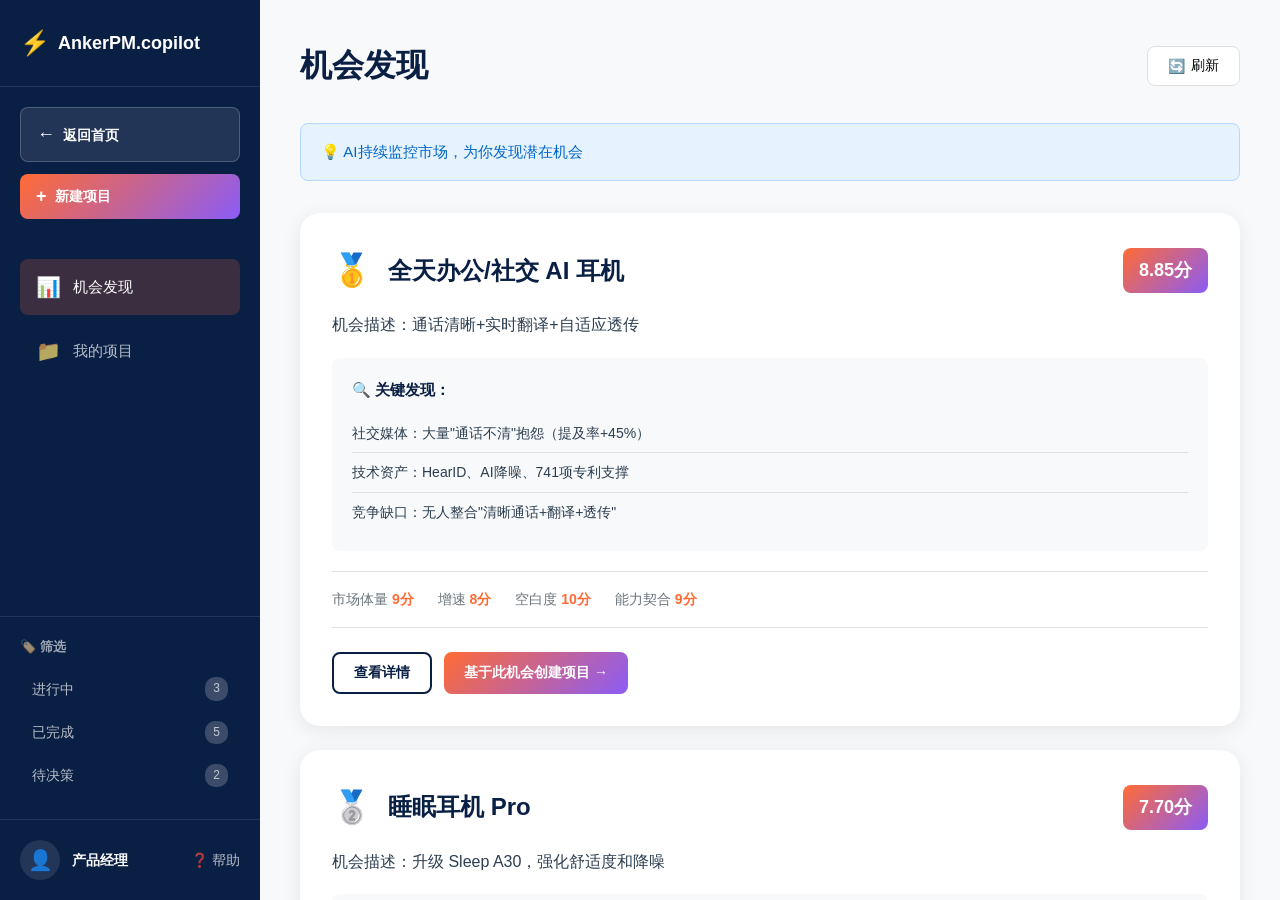
<file: workspace.html>
<!DOCTYPE html>
<html lang="zh-CN">
<head>
    <meta charset="UTF-8">
    <meta name="viewport" content="width=device-width, initial-scale=1.0">
    <title>工作台 - AnkerPM.copilot</title>
    <link rel="stylesheet" href="css/style.css">
    <link rel="stylesheet" href="css/workspace.css">
</head>
<body>
    <div class="workspace-container">
        <!-- 左侧边栏 -->
        <aside class="sidebar">
            <div class="sidebar-header">
                <a href="index.html" class="sidebar-logo">
                    <span class="logo-icon">⚡</span>
                    <span class="logo-text">AnkerPM.copilot</span>
                </a>
            </div>
            
            <div class="sidebar-actions">
                <a href="index.html" class="sidebar-btn back-btn">
                    <span class="btn-icon">←</span>
                    <span>返回首页</span>
                </a>
                <button class="sidebar-btn new-project-btn" onclick="showNewProjectModal()">
                    <span class="btn-icon">+</span>
                    <span>新建项目</span>
                </button>
            </div>

            <nav class="sidebar-nav">
                <a href="#discovery" class="nav-item active" data-page="discovery">
                    <span class="nav-icon">📊</span>
                    <span class="nav-text">机会发现</span>
                </a>
                <a href="#projects" class="nav-item" data-page="projects">
                    <span class="nav-icon">📁</span>
                    <span class="nav-text">我的项目</span>
                </a>
            </nav>

            <div class="sidebar-filter">
                <div class="filter-title">🏷️ 筛选</div>
                <div class="filter-item">进行中 <span class="badge">3</span></div>
                <div class="filter-item">已完成 <span class="badge">5</span></div>
                <div class="filter-item">待决策 <span class="badge">2</span></div>
            </div>

            <div class="sidebar-footer">
                <div class="user-info">
                    <div class="user-avatar">👤</div>
                    <div class="user-name">产品经理</div>
                    <a href="#help" class="help-link">❓ 帮助</a>
                </div>
            </div>
        </aside>

        <!-- 主内容区 -->
        <main class="main-content">
            <!-- 机会发现页面 -->
            <div id="discovery-page" class="page active">
                <div class="page-header">
                    <h1 class="page-title">机会发现</h1>
                    <div class="page-actions">
                        <button class="btn-icon-text" onclick="refreshOpportunities()">
                            <span>🔄</span> 刷新
                        </button>
                    </div>
                </div>

                <div class="info-banner">
                    💡 AI持续监控市场，为你发现潜在机会
                </div>

                <div class="opportunities-list">
                    <!-- 机会卡片 1 -->
                    <div class="opportunity-card">
                        <div class="card-header">
                            <div class="rank-badge gold">🥇</div>
                            <h3 class="card-title">全天办公/社交 AI 耳机</h3>
                            <div class="score-badge">8.85分</div>
                        </div>
                        <p class="card-desc">机会描述：通话清晰+实时翻译+自适应透传</p>
                        <div class="card-insights">
                            <div class="insight-title">🔍 关键发现：</div>
                            <ul class="insight-list">
                                <li>社交媒体：大量"通话不清"抱怨（提及率+45%）</li>
                                <li>技术资产：HearID、AI降噪、741项专利支撑</li>
                                <li>竞争缺口：无人整合"清晰通话+翻译+透传"</li>
                            </ul>
                        </div>
                        <div class="card-scores">
                            <div class="score-item">市场体量 <strong>9分</strong></div>
                            <div class="score-item">增速 <strong>8分</strong></div>
                            <div class="score-item">空白度 <strong>10分</strong></div>
                            <div class="score-item">能力契合 <strong>9分</strong></div>
                        </div>
                        <div class="card-actions">
                            <button class="btn-secondary-small">查看详情</button>
                            <button class="btn-primary-small" onclick="createProjectFromOpportunity('办公AI耳机')">基于此机会创建项目 →</button>
                        </div>
                    </div>

                    <!-- 机会卡片 2 -->
                    <div class="opportunity-card">
                        <div class="card-header">
                            <div class="rank-badge silver">🥈</div>
                            <h3 class="card-title">睡眠耳机 Pro</h3>
                            <div class="score-badge">7.70分</div>
                        </div>
                        <p class="card-desc">机会描述：升级 Sleep A30，强化舒适度和降噪</p>
                        <div class="card-insights">
                            <div class="insight-title">🔍 关键发现：</div>
                            <ul class="insight-list">
                                <li>用户反馈：Sleep A30 评价高，但仍有改进空间</li>
                                <li>市场趋势：睡眠健康市场增长迅速（CAGR 25%）</li>
                                <li>竞品分析：竞品多为低端，高端产品稀缺</li>
                            </ul>
                        </div>
                        <div class="card-scores">
                            <div class="score-item">市场体量 <strong>7分</strong></div>
                            <div class="score-item">增速 <strong>9分</strong></div>
                            <div class="score-item">空白度 <strong>7分</strong></div>
                            <div class="score-item">能力契合 <strong>8分</strong></div>
                        </div>
                        <div class="card-actions">
                            <button class="btn-secondary-small">查看详情</button>
                            <button class="btn-primary-small" onclick="createProjectFromOpportunity('睡眠耳机Pro')">基于此机会创建项目 →</button>
                        </div>
                    </div>

                    <!-- 机会卡片 3 -->
                    <div class="opportunity-card">
                        <div class="card-header">
                            <div class="rank-badge bronze">🥉</div>
                            <h3 class="card-title">运动耳夹 Pro</h3>
                            <div class="score-badge">6.75分</div>
                        </div>
                        <p class="card-desc">机会描述：强化 AeroClip 的 ANC/音质</p>
                        <div class="card-insights">
                            <div class="insight-title">🔍 关键发现：</div>
                            <ul class="insight-list">
                                <li>运动场景：开放式耳机受运动人群欢迎</li>
                                <li>用户痛点：现有产品音质和降噪不足</li>
                                <li>市场机会：运动耳机市场竞争激烈但仍有空间</li>
                            </ul>
                        </div>
                        <div class="card-scores">
                            <div class="score-item">市场体量 <strong>7分</strong></div>
                            <div class="score-item">增速 <strong>7分</strong></div>
                            <div class="score-item">空白度 <strong>6分</strong></div>
                            <div class="score-item">能力契合 <strong>8分</strong></div>
                        </div>
                        <div class="card-actions">
                            <button class="btn-secondary-small">查看详情</button>
                            <button class="btn-primary-small" onclick="createProjectFromOpportunity('运动耳夹Pro')">基于此机会创建项目 →</button>
                        </div>
                    </div>
                </div>
            </div>

            <!-- 项目列表页面 -->
            <div id="projects-page" class="page">
                <div class="page-header">
                    <h1 class="page-title">我的项目</h1>
                    <button class="btn-primary" onclick="showNewProjectModal()">+ 新建项目</button>
                </div>

                <div class="projects-grid">
                    <!-- Demo 项目卡片 -->
                    <div class="project-card" onclick="openProject('demo-project')">
                        <div class="project-status">进行中</div>
                        <h3 class="project-title">办公AI耳机产品规划</h3>
                        <p class="project-desc">基于机会发现创建的项目，目标是开发全天办公场景的AI耳机</p>
                        <div class="project-meta">
                            <div class="meta-item">
                                <span class="meta-label">创建时间</span>
                                <span class="meta-value">2026-07-20</span>
                            </div>
                            <div class="meta-item">
                                <span class="meta-label">当前阶段</span>
                                <span class="meta-value">深度情报</span>
                            </div>
                        </div>
                        <div class="project-progress">
                            <div class="progress-bar">
                                <div class="progress-fill" style="width: 60%"></div>
                            </div>
                            <span class="progress-text">60% 完成</span>
                        </div>
                    </div>

                    <div class="project-card empty-state" onclick="showNewProjectModal()">
                        <div class="empty-icon">+</div>
                        <p class="empty-text">创建新项目</p>
                    </div>
                </div>
            </div>
        </main>
    </div>

    <!-- 新建项目模态框 -->
    <div id="new-project-modal" class="modal">
        <div class="modal-content">
            <div class="modal-header">
                <h2>创建新项目</h2>
                <button class="modal-close" onclick="closeNewProjectModal()">×</button>
            </div>
            <div class="modal-body">
                <div class="form-group">
                    <label>💡 描述你的产品构想</label>
                    <textarea class="form-textarea" rows="8" placeholder="提示：可以从这些角度描述你的想法（可删除）：
• 想解决什么用户痛点？
• 目标用户是谁？
• 核心功能是什么？
• 或者直接拖拽上传项目书/调研文档

📎 或拖拽文件到这里
🔗 或粘贴飞书文档链接"></textarea>
                </div>
            </div>
            <div class="modal-footer">
                <button class="btn-secondary" onclick="closeNewProjectModal()">取消</button>
                <button class="btn-secondary" onclick="createProjectDirectly()">跳过，直接创建</button>
                <button class="btn-primary" onclick="startAIGuidedCreation()">下一步：让AI帮我补充完善 →</button>
            </div>
        </div>
    </div>

    <script src="js/main.js"></script>
    <script src="js/workspace.js"></script>
</body>
</html>
</file>
<file: css/style.css>
/* ============================================
   AnkerPM.copilot - 主样式文件
   ============================================ */

/* 基础变量 */
:root {
    --primary-color: #FF6B35;
    --secondary-color: #8B5CF6;
    --dark-color: #0A1F44;
    --text-dark: #2c3e50;
    --text-light: #6c757d;
    --bg-light: #f8f9fa;
    --bg-white: #ffffff;
    --border-color: #e0e0e0;
    --shadow: 0 4px 20px rgba(0, 0, 0, 0.08);
    --shadow-hover: 0 8px 30px rgba(0, 0, 0, 0.12);
    --gradient-primary: linear-gradient(135deg, #FF6B35 0%, #8B5CF6 100%);
    --gradient-dark: linear-gradient(135deg, #0A1F44 0%, #1B6EF3 100%);
    --radius: 12px;
    --radius-lg: 20px;
}

/* 重置样式 */
* {
    margin: 0;
    padding: 0;
    box-sizing: border-box;
}

body {
    font-family: -apple-system, BlinkMacSystemFont, 'Segoe UI', 'PingFang SC', 'Hiragino Sans GB', 'Microsoft YaHei', sans-serif;
    line-height: 1.6;
    color: var(--text-dark);
    background: var(--bg-white);
}

.container {
    max-width: 1200px;
    margin: 0 auto;
    padding: 0 24px;
}

/* 导航栏 */
.navbar {
    position: fixed;
    top: 0;
    left: 0;
    right: 0;
    background: rgba(255, 255, 255, 0.95);
    backdrop-filter: blur(10px);
    border-bottom: 1px solid var(--border-color);
    z-index: 1000;
    padding: 16px 0;
}

.nav-container {
    max-width: 1200px;
    margin: 0 auto;
    padding: 0 24px;
    display: flex;
    align-items: center;
    justify-content: space-between;
}

.nav-logo {
    display: flex;
    align-items: center;
    gap: 8px;
    font-size: 20px;
    font-weight: 700;
    color: var(--dark-color);
}

.logo-icon {
    font-size: 24px;
}

.nav-menu {
    display: flex;
    gap: 32px;
}

.nav-link {
    color: var(--text-light);
    text-decoration: none;
    font-size: 15px;
    transition: color 0.3s;
}

.nav-link:hover {
    color: var(--primary-color);
}

/* 按钮样式 */
.btn-primary {
    padding: 10px 24px;
    background: var(--gradient-primary);
    color: white;
    border: none;
    border-radius: var(--radius);
    font-size: 15px;
    font-weight: 600;
    text-decoration: none;
    cursor: pointer;
    transition: transform 0.3s, box-shadow 0.3s;
    display: inline-block;
}

.btn-primary:hover {
    transform: translateY(-2px);
    box-shadow: 0 8px 20px rgba(255, 107, 53, 0.3);
}

.btn-hero {
    padding: 16px 40px;
    background: var(--gradient-primary);
    color: white;
    border: none;
    border-radius: var(--radius);
    font-size: 18px;
    font-weight: 600;
    text-decoration: none;
    cursor: pointer;
    transition: transform 0.3s, box-shadow 0.3s;
    display: inline-block;
}

.btn-hero:hover {
    transform: translateY(-3px);
    box-shadow: 0 12px 30px rgba(255, 107, 53, 0.4);
}

.btn-secondary {
    padding: 16px 40px;
    background: transparent;
    color: var(--dark-color);
    border: 2px solid var(--dark-color);
    border-radius: var(--radius);
    font-size: 18px;
    font-weight: 600;
    text-decoration: none;
    cursor: pointer;
    transition: all 0.3s;
    display: inline-block;
}

.btn-secondary:hover {
    background: var(--dark-color);
    color: white;
}

/* Hero 区域 */
.hero {
    padding: 160px 0 120px;
    background: var(--gradient-dark);
    color: white;
    margin-top: 72px;
}

.hero-content {
    text-align: center;
    max-width: 800px;
    margin: 0 auto;
}

.hero-badge {
    display: inline-block;
    padding: 8px 20px;
    background: rgba(255, 255, 255, 0.15);
    border: 1px solid rgba(255, 255, 255, 0.3);
    border-radius: 50px;
    font-size: 14px;
    margin-bottom: 24px;
    letter-spacing: 0.5px;
}

.hero-title {
    font-size: 56px;
    font-weight: 800;
    line-height: 1.2;
    margin-bottom: 24px;
    background: linear-gradient(to right, #ffffff, #e0e7ff);
    -webkit-background-clip: text;
    -webkit-text-fill-color: transparent;
    background-clip: text;
}

.hero-subtitle {
    font-size: 20px;
    line-height: 1.8;
    color: #cfe0ff;
    margin-bottom: 40px;
}

.hero-cta {
    display: flex;
    gap: 20px;
    justify-content: center;
}

/* 功能区域 */
.features {
    padding: 100px 0;
    background: var(--bg-white);
}

.section-title {
    text-align: center;
    font-size: 40px;
    font-weight: 700;
    color: var(--dark-color);
    margin-bottom: 60px;
}

.features-grid {
    display: grid;
    grid-template-columns: repeat(3, 1fr);
    gap: 32px;
}

.feature-card {
    background: white;
    padding: 40px 32px;
    border-radius: var(--radius-lg);
    border: 2px solid var(--border-color);
    transition: all 0.3s;
}

.feature-card:hover {
    transform: translateY(-8px);
    box-shadow: var(--shadow-hover);
    border-color: var(--primary-color);
}

.feature-icon {
    font-size: 48px;
    margin-bottom: 20px;
}

.feature-title {
    font-size: 22px;
    font-weight: 700;
    color: var(--dark-color);
    margin-bottom: 12px;
}

.feature-desc {
    font-size: 16px;
    color: var(--text-light);
    line-height: 1.8;
}

/* 技术方案区域 */
.tech-section {
    padding: 100px 0;
    background: var(--bg-light);
}

.workflow {
    display: flex;
    flex-direction: column;
    gap: 32px;
}

.workflow-loop {
    background: white;
    border-radius: var(--radius-lg);
    padding: 32px;
    box-shadow: var(--shadow);
}

.outer-loop {
    border-left: 4px solid #1B6EF3;
}

.inner-loop {
    border-left: 4px solid #FFB020;
}

.loop-header {
    margin-bottom: 24px;
}

.loop-badge {
    display: inline-block;
    padding: 4px 12px;
    background: #1B6EF3;
    color: white;
    border-radius: 50px;
    font-size: 12px;
    font-weight: 700;
    margin-bottom: 12px;
}

.loop-badge.amber {
    background: #FFB020;
}

.loop-header h3 {
    font-size: 20px;
    color: var(--dark-color);
}

.workflow-steps {
    display: flex;
    align-items: center;
    gap: 16px;
    flex-wrap: wrap;
}

.step {
    flex: 1;
    min-width: 180px;
    background: var(--bg-light);
    padding: 20px;
    border-radius: var(--radius);
}

.step-number {
    display: inline-block;
    padding: 4px 10px;
    background: var(--gradient-primary);
    color: white;
    border-radius: 6px;
    font-size: 12px;
    font-weight: 700;
    margin-bottom: 8px;
}

.step-content h4 {
    font-size: 16px;
    color: var(--dark-color);
    margin-bottom: 4px;
}

.step-content p {
    font-size: 13px;
    color: var(--text-light);
}

.step-arrow {
    font-size: 20px;
    color: var(--text-light);
}

/* 案例区域 */
.cases-section {
    padding: 100px 0;
    background: white;
}

.case-card {
    background: var(--bg-light);
    border-radius: var(--radius-lg);
    padding: 48px;
    box-shadow: var(--shadow);
}

.case-content h3 {
    font-size: 28px;
    color: var(--dark-color);
    margin-bottom: 32px;
}

.case-stats {
    display: flex;
    gap: 48px;
    margin-bottom: 32px;
}

.stat {
    text-align: center;
}

.stat-value {
    font-size: 48px;
    font-weight: 800;
    background: var(--gradient-primary);
    -webkit-background-clip: text;
    -webkit-text-fill-color: transparent;
    background-clip: text;
}

.stat-label {
    font-size: 14px;
    color: var(--text-light);
    margin-top: 8px;
}

.case-insights h4 {
    font-size: 18px;
    color: var(--dark-color);
    margin-bottom: 16px;
}

.case-insights ul {
    list-style: none;
}

.case-insights li {
    font-size: 16px;
    color: var(--text-dark);
    padding: 12px 0;
    border-bottom: 1px solid var(--border-color);
}

.case-insights li:last-child {
    border-bottom: none;
}

.case-insights strong {
    color: var(--primary-color);
}

/* 团队区域 */
.team-section {
    padding: 100px 0;
    background: var(--bg-light);
}

.team-info {
    text-align: center;
    max-width: 700px;
    margin: 0 auto;
}

.team-desc {
    font-size: 18px;
    line-height: 1.8;
    color: var(--text-dark);
    margin-bottom: 32px;
}

.team-links {
    display: flex;
    gap: 20px;
    justify-content: center;
}

.team-link {
    display: flex;
    align-items: center;
    gap: 8px;
    padding: 12px 24px;
    background: white;
    color: var(--dark-color);
    text-decoration: none;
    border-radius: var(--radius);
    font-weight: 600;
    transition: all 0.3s;
    box-shadow: var(--shadow);
}

.team-link:hover {
    transform: translateY(-4px);
    box-shadow: var(--shadow-hover);
}

/* 页脚 */
.footer {
    padding: 40px 0;
    background: var(--dark-color);
    color: white;
    text-align: center;
}

.footer p {
    font-size: 14px;
    opacity: 0.8;
}

/* 响应式设计 */
@media (max-width: 768px) {
    .nav-menu {
        display: none;
    }
    
    .hero-title {
        font-size: 36px;
    }
    
    .hero-subtitle {
        font-size: 16px;
    }
    
    .features-grid {
        grid-template-columns: 1fr;
    }
    
    .workflow-steps {
        flex-direction: column;
    }
    
    .step-arrow {
        transform: rotate(90deg);
    }
    
    .case-stats {
        flex-direction: column;
        gap: 24px;
    }
    
    .team-links {
        flex-direction: column;
    }
}

/* 功能卡片新增样式 */
.feature-pain {
    font-size: 14px;
    color: var(--text-dark);
    line-height: 1.6;
    margin-bottom: 12px;
}

.feature-pain strong {
    color: var(--primary-color);
}

.feature-solution {
    font-size: 14px;
    color: var(--text-light);
    line-height: 1.6;
}

.feature-solution strong {
    color: var(--secondary-color);
}

/* 技术方案表格 */
.tech-table-wrapper {
    background: white;
    border-radius: var(--radius-lg);
    padding: 32px;
    box-shadow: var(--shadow);
    margin-bottom: 32px;
    overflow-x: auto;
}

.tech-table {
    width: 100%;
    border-collapse: collapse;
}

.tech-table th,
.tech-table td {
    padding: 16px;
    text-align: left;
    border-bottom: 1px solid var(--border-color);
}

.tech-table thead th {
    background: var(--bg-light);
    color: var(--dark-color);
    font-weight: 700;
    font-size: 14px;
}

.tech-table tbody td {
    font-size: 14px;
    color: var(--text-dark);
}

.tech-table tbody tr:last-child td {
    border-bottom: none;
}

.tech-table tbody tr:hover {
    background: var(--bg-light);
}

/* 技术亮点 */
.tech-highlights {
    display: grid;
    grid-template-columns: repeat(3, 1fr);
    gap: 24px;
}

.highlight-card {
    background: white;
    padding: 24px;
    border-radius: var(--radius);
    box-shadow: var(--shadow);
}

.highlight-card h4 {
    font-size: 18px;
    color: var(--dark-color);
    margin-bottom: 16px;
}

.highlight-card p {
    font-size: 14px;
    color: var(--text-dark);
    line-height: 1.6;
    margin-bottom: 8px;
}

.highlight-card p:last-child {
    margin-bottom: 0;
}

.highlight-card strong {
    color: var(--primary-color);
}

/* 功能网格调整 */
.features-grid {
    display: grid;
    grid-template-columns: repeat(2, 1fr);
    gap: 32px;
}

@media (max-width: 768px) {
    .features-grid {
        grid-template-columns: 1fr;
    }
    
    .tech-highlights {
        grid-template-columns: 1fr;
    }
}

/* 工作流程部分 */
.workflow-section {
    padding: 100px 0;
    background: white;
}

.workflow-diagram {
    background: var(--bg-light);
    border-radius: var(--radius-lg);
    padding: 40px;
    box-shadow: var(--shadow);
}

.workflow-text {
    font-family: 'Courier New', Consolas, monospace;
    font-size: 14px;
    line-height: 1.8;
    color: var(--text-dark);
    background: white;
    padding: 32px;
    border-radius: var(--radius);
    border-left: 4px solid var(--primary-color);
    overflow-x: auto;
    white-space: pre;
}

.workflow-text::selection {
    background: var(--primary-color);
    color: white;
}

@media (max-width: 768px) {
    .workflow-text {
        font-size: 12px;
        padding: 20px;
    }
}
</file>
<file: css/workspace.css>
/* ============================================
   工作台页面样式
   ============================================ */

.workspace-container {
    display: flex;
    height: 100vh;
    overflow: hidden;
}

/* 侧边栏 */
.sidebar {
    width: 260px;
    background: var(--dark-color);
    color: white;
    display: flex;
    flex-direction: column;
    height: 100vh;
    overflow-y: auto;
}

.sidebar-header {
    padding: 24px 20px;
    border-bottom: 1px solid rgba(255, 255, 255, 0.1);
}

.sidebar-logo {
    display: flex;
    align-items: center;
    gap: 8px;
    color: white;
    text-decoration: none;
    font-size: 18px;
    font-weight: 700;
}

.sidebar-actions {
    padding: 20px;
    display: flex;
    flex-direction: column;
    gap: 12px;
}

.sidebar-btn {
    padding: 12px 16px;
    background: rgba(255, 255, 255, 0.1);
    border: 1px solid rgba(255, 255, 255, 0.2);
    color: white;
    border-radius: 8px;
    font-size: 14px;
    font-weight: 600;
    cursor: pointer;
    display: flex;
    align-items: center;
    gap: 8px;
    transition: all 0.3s;
    text-decoration: none;
}

.sidebar-btn:hover {
    background: rgba(255, 255, 255, 0.15);
}

.new-project-btn {
    background: var(--gradient-primary);
    border: none;
}

.new-project-btn:hover {
    transform: translateY(-2px);
    box-shadow: 0 4px 12px rgba(255, 107, 53, 0.3);
}

.btn-icon {
    font-size: 18px;
}

.sidebar-nav {
    padding: 20px;
    flex: 1;
}

.nav-item {
    display: flex;
    align-items: center;
    gap: 12px;
    padding: 12px 16px;
    color: rgba(255, 255, 255, 0.7);
    text-decoration: none;
    border-radius: 8px;
    margin-bottom: 8px;
    transition: all 0.3s;
}

.nav-item:hover {
    background: rgba(255, 255, 255, 0.1);
    color: white;
}

.nav-item.active {
    background: rgba(255, 107, 53, 0.2);
    color: white;
}

.nav-icon {
    font-size: 20px;
}

.nav-text {
    font-size: 15px;
    font-weight: 500;
}

.sidebar-filter {
    padding: 20px;
    border-top: 1px solid rgba(255, 255, 255, 0.1);
}

.filter-title {
    font-size: 13px;
    color: rgba(255, 255, 255, 0.6);
    margin-bottom: 12px;
    font-weight: 600;
}

.filter-item {
    padding: 8px 12px;
    color: rgba(255, 255, 255, 0.7);
    font-size: 14px;
    display: flex;
    justify-content: space-between;
    align-items: center;
    margin-bottom: 4px;
    cursor: pointer;
    border-radius: 6px;
    transition: all 0.3s;
}

.filter-item:hover {
    background: rgba(255, 255, 255, 0.1);
    color: white;
}

.badge {
    background: rgba(255, 255, 255, 0.2);
    padding: 2px 8px;
    border-radius: 10px;
    font-size: 12px;
}

.sidebar-footer {
    padding: 20px;
    border-top: 1px solid rgba(255, 255, 255, 0.1);
}

.user-info {
    display: flex;
    align-items: center;
    gap: 12px;
}

.user-avatar {
    width: 40px;
    height: 40px;
    background: rgba(255, 255, 255, 0.1);
    border-radius: 50%;
    display: flex;
    align-items: center;
    justify-content: center;
    font-size: 20px;
}

.user-name {
    font-size: 14px;
    font-weight: 600;
    flex: 1;
}

.help-link {
    color: rgba(255, 255, 255, 0.7);
    text-decoration: none;
    font-size: 14px;
    display: flex;
    align-items: center;
    gap: 6px;
}

.help-link:hover {
    color: white;
}

/* 主内容区 */
.main-content {
    flex: 1;
    overflow-y: auto;
    background: var(--bg-light);
    padding: 40px;
}

.page {
    display: none;
}

.page.active {
    display: block;
}

.page-header {
    display: flex;
    justify-content: space-between;
    align-items: center;
    margin-bottom: 32px;
}

.page-title {
    font-size: 32px;
    font-weight: 700;
    color: var(--dark-color);
}

.page-actions {
    display: flex;
    gap: 12px;
}

.btn-icon-text {
    padding: 10px 20px;
    background: white;
    border: 1px solid var(--border-color);
    border-radius: 8px;
    font-size: 14px;
    cursor: pointer;
    display: flex;
    align-items: center;
    gap: 6px;
    transition: all 0.3s;
}

.btn-icon-text:hover {
    border-color: var(--primary-color);
    color: var(--primary-color);
}

.info-banner {
    background: #e6f3ff;
    border: 1px solid #b3d9ff;
    border-radius: 8px;
    padding: 16px 20px;
    margin-bottom: 32px;
    color: #0066cc;
    font-size: 15px;
}

/* 机会列表 */
.opportunities-list {
    display: flex;
    flex-direction: column;
    gap: 24px;
}

.opportunity-card {
    background: white;
    border-radius: var(--radius-lg);
    padding: 32px;
    box-shadow: var(--shadow);
    transition: all 0.3s;
}

.opportunity-card:hover {
    box-shadow: var(--shadow-hover);
}

.card-header {
    display: flex;
    align-items: center;
    gap: 16px;
    margin-bottom: 16px;
}

.rank-badge {
    font-size: 32px;
}

.card-title {
    flex: 1;
    font-size: 24px;
    font-weight: 700;
    color: var(--dark-color);
}

.score-badge {
    padding: 8px 16px;
    background: var(--gradient-primary);
    color: white;
    border-radius: 8px;
    font-size: 18px;
    font-weight: 700;
}

.card-desc {
    font-size: 16px;
    color: var(--text-dark);
    margin-bottom: 20px;
    line-height: 1.6;
}

.card-insights {
    background: var(--bg-light);
    border-radius: 8px;
    padding: 20px;
    margin-bottom: 20px;
}

.insight-title {
    font-size: 15px;
    font-weight: 600;
    color: var(--dark-color);
    margin-bottom: 12px;
}

.insight-list {
    list-style: none;
}

.insight-list li {
    padding: 8px 0;
    color: var(--text-dark);
    font-size: 14px;
    line-height: 1.6;
    border-bottom: 1px solid var(--border-color);
}

.insight-list li:last-child {
    border-bottom: none;
}

.card-scores {
    display: flex;
    gap: 24px;
    margin-bottom: 24px;
    padding: 16px 0;
    border-top: 1px solid var(--border-color);
    border-bottom: 1px solid var(--border-color);
}

.score-item {
    font-size: 14px;
    color: var(--text-light);
}

.score-item strong {
    color: var(--primary-color);
    font-weight: 700;
}

.card-actions {
    display: flex;
    gap: 12px;
}

.btn-secondary-small {
    padding: 10px 20px;
    background: transparent;
    border: 2px solid var(--dark-color);
    color: var(--dark-color);
    border-radius: 8px;
    font-size: 14px;
    font-weight: 600;
    cursor: pointer;
    transition: all 0.3s;
}

.btn-secondary-small:hover {
    background: var(--dark-color);
    color: white;
}

.btn-primary-small {
    padding: 10px 20px;
    background: var(--gradient-primary);
    border: none;
    color: white;
    border-radius: 8px;
    font-size: 14px;
    font-weight: 600;
    cursor: pointer;
    transition: all 0.3s;
}

.btn-primary-small:hover {
    transform: translateY(-2px);
    box-shadow: 0 4px 12px rgba(255, 107, 53, 0.3);
}

/* 项目列表 */
.projects-grid {
    display: grid;
    grid-template-columns: repeat(auto-fill, minmax(350px, 1fr));
    gap: 24px;
}

.project-card {
    background: white;
    border-radius: var(--radius-lg);
    padding: 24px;
    box-shadow: var(--shadow);
    cursor: pointer;
    transition: all 0.3s;
    position: relative;
}

.project-card:hover {
    transform: translateY(-4px);
    box-shadow: var(--shadow-hover);
}

.project-status {
    position: absolute;
    top: 20px;
    right: 20px;
    padding: 4px 12px;
    background: #e6f3ff;
    color: #0066cc;
    border-radius: 12px;
    font-size: 12px;
    font-weight: 600;
}

.project-title {
    font-size: 20px;
    font-weight: 700;
    color: var(--dark-color);
    margin-bottom: 12px;
}

.project-desc {
    font-size: 14px;
    color: var(--text-light);
    line-height: 1.6;
    margin-bottom: 20px;
}

.project-meta {
    display: flex;
    gap: 24px;
    margin-bottom: 16px;
    padding-bottom: 16px;
    border-bottom: 1px solid var(--border-color);
}

.meta-item {
    display: flex;
    flex-direction: column;
    gap: 4px;
}

.meta-label {
    font-size: 12px;
    color: var(--text-light);
}

.meta-value {
    font-size: 14px;
    color: var(--text-dark);
    font-weight: 600;
}

.project-progress {
    display: flex;
    align-items: center;
    gap: 12px;
}

.progress-bar {
    flex: 1;
    height: 8px;
    background: var(--bg-light);
    border-radius: 4px;
    overflow: hidden;
}

.progress-fill {
    height: 100%;
    background: var(--gradient-primary);
    border-radius: 4px;
    transition: width 0.3s;
}

.progress-text {
    font-size: 12px;
    color: var(--text-light);
    font-weight: 600;
}

.empty-state {
    display: flex;
    flex-direction: column;
    align-items: center;
    justify-content: center;
    min-height: 200px;
    border: 2px dashed var(--border-color);
    background: var(--bg-light);
}

.empty-icon {
    font-size: 48px;
    color: var(--text-light);
    margin-bottom: 12px;
}

.empty-text {
    font-size: 16px;
    color: var(--text-light);
}

/* 模态框 */
.modal {
    display: none;
    position: fixed;
    top: 0;
    left: 0;
    right: 0;
    bottom: 0;
    background: rgba(0, 0, 0, 0.5);
    z-index: 2000;
    align-items: center;
    justify-content: center;
}

.modal.active {
    display: flex;
}

.modal-content {
    background: white;
    border-radius: var(--radius-lg);
    width: 90%;
    max-width: 700px;
    max-height: 90vh;
    overflow-y: auto;
    box-shadow: 0 20px 60px rgba(0, 0, 0, 0.3);
}

.modal-header {
    padding: 24px 32px;
    border-bottom: 1px solid var(--border-color);
    display: flex;
    justify-content: space-between;
    align-items: center;
}

.modal-header h2 {
    font-size: 24px;
    color: var(--dark-color);
}

.modal-close {
    background: none;
    border: none;
    font-size: 32px;
    color: var(--text-light);
    cursor: pointer;
    line-height: 1;
    padding: 0;
    width: 32px;
    height: 32px;
}

.modal-close:hover {
    color: var(--dark-color);
}

.modal-body {
    padding: 32px;
}

.form-group {
    margin-bottom: 24px;
}

.form-group label {
    display: block;
    font-size: 16px;
    font-weight: 600;
    color: var(--dark-color);
    margin-bottom: 12px;
}

.form-textarea {
    width: 100%;
    padding: 16px;
    border: 2px solid var(--border-color);
    border-radius: 8px;
    font-size: 15px;
    font-family: inherit;
    line-height: 1.6;
    resize: vertical;
    transition: border-color 0.3s;
}

.form-textarea:focus {
    outline: none;
    border-color: var(--primary-color);
}

.modal-footer {
    padding: 20px 32px;
    border-top: 1px solid var(--border-color);
    display: flex;
    gap: 12px;
    justify-content: flex-end;
}

/* 响应式 */
@media (max-width: 768px) {
    .workspace-container {
        flex-direction: column;
    }
    
    .sidebar {
        width: 100%;
        height: auto;
    }
    
    .main-content {
        padding: 20px;
    }
    
    .projects-grid {
        grid-template-columns: 1fr;
    }
}
</file>
<file: css/new-project.css>
/* ============================================
   新建项目页面样式
   ============================================ */

.new-project-container {
    min-height: 100vh;
    background: var(--bg-light);
    padding: 40px 20px;
}

.new-project-header {
    max-width: 800px;
    margin: 0 auto 40px;
}

.back-link {
    display: inline-flex;
    align-items: center;
    gap: 8px;
    color: var(--text-light);
    text-decoration: none;
    font-size: 14px;
    margin-bottom: 16px;
    transition: color 0.3s;
}

.back-link:hover {
    color: var(--primary-color);
}

.back-icon {
    font-size: 18px;
}

.header-title {
    font-size: 32px;
    font-weight: 700;
    color: var(--dark-color);
}

/* 步骤容器 */
.step-container {
    display: none;
    max-width: 800px;
    margin: 0 auto;
}

.step-container.active {
    display: block;
}

.step-content {
    background: white;
    border-radius: var(--radius-lg);
    padding: 48px;
    box-shadow: var(--shadow);
}

/* 步骤指示器 */
.step-indicator {
    display: flex;
    align-items: center;
    justify-content: center;
    margin-bottom: 40px;
}

.step-number {
    width: 48px;
    height: 48px;
    border-radius: 50%;
    background: var(--bg-light);
    border: 2px solid var(--border-color);
    display: flex;
    align-items: center;
    justify-content: center;
    font-size: 18px;
    font-weight: 700;
    color: var(--text-light);
}

.step-number.active {
    background: var(--gradient-primary);
    border-color: var(--primary-color);
    color: white;
}

.step-number.completed {
    background: var(--primary-color);
    border-color: var(--primary-color);
    color: white;
}

.step-line {
    width: 100px;
    height: 2px;
    background: var(--border-color);
    margin: 0 16px;
}

.step-line.completed {
    background: var(--primary-color);
}

.step-title {
    font-size: 24px;
    font-weight: 700;
    color: var(--dark-color);
    text-align: center;
    margin-bottom: 32px;
}

/* 表单区域 */
.form-section {
    display: flex;
    flex-direction: column;
    gap: 32px;
}

.form-group {
    display: flex;
    flex-direction: column;
    gap: 12px;
}

.form-group label {
    font-size: 16px;
    font-weight: 600;
    color: var(--dark-color);
}

.form-textarea {
    width: 100%;
    padding: 16px;
    border: 2px solid var(--border-color);
    border-radius: var(--radius);
    font-size: 15px;
    font-family: inherit;
    line-height: 1.6;
    resize: vertical;
    transition: border-color 0.3s;
}

.form-textarea:focus {
    outline: none;
    border-color: var(--primary-color);
}

/* 按钮组 */
.button-group {
    display: flex;
    gap: 12px;
    justify-content: flex-end;
    padding-top: 20px;
    border-top: 1px solid var(--border-color);
}

.btn-secondary {
    padding: 12px 24px;
    background: transparent;
    border: 2px solid var(--dark-color);
    color: var(--dark-color);
    border-radius: var(--radius);
    font-size: 15px;
    font-weight: 600;
    cursor: pointer;
    transition: all 0.3s;
    text-decoration: none;
    display: inline-block;
}

.btn-secondary:hover {
    background: var(--dark-color);
    color: white;
}

.btn-primary {
    padding: 12px 24px;
    background: var(--gradient-primary);
    border: none;
    color: white;
    border-radius: var(--radius);
    font-size: 15px;
    font-weight: 600;
    cursor: pointer;
    transition: all 0.3s;
}

.btn-primary:hover {
    transform: translateY(-2px);
    box-shadow: 0 4px 12px rgba(255, 107, 53, 0.3);
}

/* 问答区域 */
.qa-section {
    display: flex;
    flex-direction: column;
    gap: 32px;
}

.qa-intro {
    background: #e6f3ff;
    padding: 16px 20px;
    border-radius: var(--radius);
    border-left: 4px solid var(--secondary-color);
}

.qa-intro p {
    font-size: 15px;
    color: var(--text-dark);
    line-height: 1.6;
    margin: 0;
}

.qa-item {
    padding: 24px;
    background: var(--bg-light);
    border-radius: var(--radius);
    border: 2px solid var(--border-color);
    transition: border-color 0.3s;
}

.qa-item:focus-within {
    border-color: var(--primary-color);
}

.qa-badge {
    display: inline-block;
    padding: 4px 12px;
    border-radius: 12px;
    font-size: 12px;
    font-weight: 700;
    margin-bottom: 16px;
}

.qa-badge.required {
    background: #ffe6e6;
    color: #E8553B;
}

.qa-badge.optional {
    background: #e6f3ff;
    color: #0066cc;
}

.qa-question {
    display: flex;
    gap: 16px;
    margin-bottom: 16px;
}

.qa-icon {
    font-size: 32px;
    flex-shrink: 0;
}

.qa-text h4 {
    font-size: 16px;
    font-weight: 700;
    color: var(--dark-color);
    margin-bottom: 8px;
}

.qa-text p {
    font-size: 14px;
    color: var(--text-dark);
    line-height: 1.6;
}

.qa-answer {
    width: 100%;
    padding: 12px;
    border: 1px solid var(--border-color);
    border-radius: var(--radius);
    font-size: 14px;
    font-family: inherit;
    line-height: 1.6;
    resize: vertical;
    transition: border-color 0.3s;
}

.qa-answer:focus {
    outline: none;
    border-color: var(--primary-color);
}

/* 单选框组 */
.radio-group {
    display: flex;
    flex-direction: column;
    gap: 12px;
}

.radio-option {
    display: flex;
    align-items: center;
    gap: 12px;
    padding: 16px;
    background: white;
    border: 2px solid var(--border-color);
    border-radius: var(--radius);
    cursor: pointer;
    transition: all 0.3s;
}

.radio-option:hover {
    border-color: var(--primary-color);
}

.radio-option input[type="radio"] {
    width: 20px;
    height: 20px;
    cursor: pointer;
}

.radio-option input[type="radio"]:checked + .radio-label {
    color: var(--primary-color);
}

.radio-label {
    font-size: 14px;
    color: var(--text-dark);
    line-height: 1.6;
}

.radio-label strong {
    font-size: 15px;
    font-weight: 700;
    display: block;
    margin-bottom: 4px;
}

/* 响应式 */
@media (max-width: 768px) {
    .new-project-container {
        padding: 20px 16px;
    }
    
    .step-content {
        padding: 32px 24px;
    }
    
    .header-title {
        font-size: 24px;
    }
    
    .button-group {
        flex-direction: column;
    }
    
    .step-line {
        width: 60px;
    }
}
</file>
<file: css/project.css>
/* ============================================
   项目详情页面样式
   ============================================ */

.page-subtitle {
    font-size: 14px;
    color: var(--text-light);
    margin-top: 8px;
}

.status-badge {
    padding: 8px 16px;
    border-radius: 20px;
    font-size: 14px;
    font-weight: 600;
}

.active-badge {
    background: #e6f3ff;
    color: #0066cc;
}

/* 信息卡片 */
.info-card {
    background: white;
    border-radius: var(--radius-lg);
    padding: 32px;
    box-shadow: var(--shadow);
    margin-bottom: 24px;
}

.card-title {
    font-size: 20px;
    font-weight: 700;
    color: var(--dark-color);
    margin-bottom: 24px;
}

.info-grid {
    display: grid;
    grid-template-columns: repeat(2, 1fr);
    gap: 20px;
    margin-bottom: 24px;
    padding-bottom: 24px;
    border-bottom: 1px solid var(--border-color);
}

.info-item {
    display: flex;
    flex-direction: column;
    gap: 8px;
}

.info-label {
    font-size: 13px;
    color: var(--text-light);
    font-weight: 600;
}

.info-value {
    font-size: 15px;
    color: var(--text-dark);
}

.info-section {
    margin-bottom: 24px;
}

.info-section:last-child {
    margin-bottom: 0;
}

.info-section h4 {
    font-size: 16px;
    color: var(--dark-color);
    margin-bottom: 12px;
    font-weight: 600;
}

.info-section p {
    font-size: 15px;
    color: var(--text-dark);
    line-height: 1.8;
}

/* 工作流进度 */
.workflow-progress-card {
    background: white;
    border-radius: var(--radius-lg);
    padding: 32px;
    box-shadow: var(--shadow);
    margin-bottom: 24px;
}

.progress-steps {
    display: flex;
    align-items: center;
    margin-bottom: 16px;
    overflow-x: auto;
    padding: 20px 0;
}

.progress-step {
    display: flex;
    flex-direction: column;
    align-items: center;
    gap: 12px;
    min-width: 100px;
}

.step-circle {
    width: 48px;
    height: 48px;
    border-radius: 50%;
    background: var(--bg-light);
    border: 2px solid var(--border-color);
    display: flex;
    align-items: center;
    justify-content: center;
    font-size: 18px;
    font-weight: 700;
    color: var(--text-light);
    transition: all 0.3s;
}

.progress-step.completed .step-circle {
    background: var(--primary-color);
    border-color: var(--primary-color);
    color: white;
}

.progress-step.active .step-circle {
    background: var(--gradient-primary);
    border-color: var(--primary-color);
    color: white;
    transform: scale(1.1);
}

.step-label {
    font-size: 13px;
    color: var(--text-light);
    text-align: center;
}

.progress-step.completed .step-label,
.progress-step.active .step-label {
    color: var(--text-dark);
    font-weight: 600;
}

.progress-line {
    flex: 1;
    height: 2px;
    background: var(--border-color);
    margin: 0 8px;
    min-width: 40px;
}

.progress-line.completed {
    background: var(--primary-color);
}

.progress-tip {
    font-size: 14px;
    color: var(--text-light);
    text-align: center;
    padding: 16px;
    background: var(--bg-light);
    border-radius: 8px;
}

/* 快速操作 */
.quick-actions {
    background: white;
    border-radius: var(--radius-lg);
    padding: 32px;
    box-shadow: var(--shadow);
}

.action-buttons {
    display: grid;
    grid-template-columns: repeat(2, 1fr);
    gap: 16px;
}

.action-btn {
    padding: 20px;
    background: var(--bg-light);
    border: 2px solid var(--border-color);
    border-radius: var(--radius);
    cursor: pointer;
    transition: all 0.3s;
    display: flex;
    align-items: center;
    gap: 12px;
    font-size: 15px;
    font-weight: 600;
    color: var(--dark-color);
}

.action-btn:hover {
    border-color: var(--primary-color);
    background: white;
    transform: translateY(-2px);
    box-shadow: var(--shadow);
}

.action-icon {
    font-size: 24px;
}

/* 占位内容 */
.placeholder-content {
    background: white;
    border-radius: var(--radius-lg);
    padding: 80px 32px;
    text-align: center;
    box-shadow: var(--shadow);
}

.placeholder-icon {
    font-size: 80px;
    margin-bottom: 24px;
    opacity: 0.5;
}

.placeholder-content h3 {
    font-size: 24px;
    color: var(--dark-color);
    margin-bottom: 12px;
}

.placeholder-content p {
    font-size: 16px;
    color: var(--text-light);
}

/* 响应式 */
@media (max-width: 768px) {
    .info-grid {
        grid-template-columns: 1fr;
    }
    
    .action-buttons {
        grid-template-columns: 1fr;
    }
    
    .progress-steps {
        flex-wrap: wrap;
        justify-content: center;
    }
    
    .progress-line {
        display: none;
    }
}

/* ============================================
   信息看板页面样式
   ============================================ */

.section-title {
    font-size: 18px;
    font-weight: 700;
    color: var(--dark-color);
    margin: 32px 0 20px 0;
    padding-bottom: 12px;
    border-bottom: 2px solid var(--border-color);
}

.data-sources {
    display: grid;
    grid-template-columns: repeat(4, 1fr);
    gap: 20px;
    margin-bottom: 32px;
}

.source-card {
    background: white;
    padding: 24px;
    border-radius: var(--radius);
    box-shadow: var(--shadow);
    text-align: center;
}

.source-icon {
    font-size: 40px;
    margin-bottom: 12px;
}

.source-name {
    font-size: 16px;
    font-weight: 600;
    color: var(--dark-color);
    margin-bottom: 8px;
}

.source-count {
    font-size: 14px;
    color: var(--text-light);
    margin-bottom: 12px;
}

.progress-bar-wrapper {
    height: 8px;
    background: var(--bg-light);
    border-radius: 4px;
    overflow: hidden;
    margin-bottom: 8px;
}

.progress-bar-fill {
    height: 100%;
    background: var(--gradient-primary);
    border-radius: 4px;
    transition: width 0.3s;
}

.source-status {
    font-size: 13px;
    color: var(--text-dark);
    font-weight: 600;
}

.source-status.completed {
    color: var(--primary-color);
}

/* 分析卡片 */
.analysis-card {
    background: white;
    border-radius: var(--radius);
    box-shadow: var(--shadow);
    margin-bottom: 20px;
    overflow: hidden;
}

.card-header-analysis {
    padding: 20px 24px;
    background: var(--bg-light);
    display: flex;
    justify-content: space-between;
    align-items: center;
    cursor: pointer;
    transition: background 0.3s;
}

.card-header-analysis:hover {
    background: #e0e7f0;
}

.card-header-analysis h4 {
    font-size: 16px;
    font-weight: 700;
    color: var(--dark-color);
}

.toggle-icon {
    font-size: 14px;
    color: var(--text-light);
    transition: transform 0.3s;
}

.analysis-card.collapsed .toggle-icon {
    transform: rotate(-90deg);
}

.card-content {
    padding: 24px;
}

.analysis-meta {
    font-size: 13px;
    color: var(--text-light);
    margin-bottom: 16px;
    padding-bottom: 16px;
    border-bottom: 1px solid var(--border-color);
}

.analysis-section {
    margin-bottom: 20px;
}

.analysis-section h5 {
    font-size: 14px;
    font-weight: 700;
    color: var(--dark-color);
    margin-bottom: 12px;
}

.finding-list {
    list-style: none;
    padding-left: 0;
}

.finding-list li {
    padding: 8px 0 8px 20px;
    position: relative;
    font-size: 14px;
    color: var(--text-dark);
    line-height: 1.6;
}

.finding-list li:before {
    content: "•";
    position: absolute;
    left: 0;
    color: var(--primary-color);
    font-weight: 700;
}

.pm-comment-section {
    background: var(--bg-light);
    padding: 20px;
    border-radius: var(--radius);
    margin-top: 20px;
}

.comment-item {
    margin-bottom: 16px;
}

.comment-author {
    font-size: 13px;
    font-weight: 700;
    color: var(--dark-color);
    margin-bottom: 6px;
}

.comment-text {
    font-size: 14px;
    color: var(--text-dark);
    line-height: 1.6;
    margin-bottom: 4px;
}

.comment-time {
    font-size: 12px;
    color: var(--text-light);
}

.ai-fusion {
    background: #e6f3ff;
    padding: 16px;
    border-radius: var(--radius);
    border-left: 4px solid var(--secondary-color);
    margin-top: 12px;
}

.fusion-badge {
    font-size: 12px;
    font-weight: 700;
    color: var(--secondary-color);
    margin-bottom: 8px;
}

.ai-fusion p {
    font-size: 14px;
    color: var(--text-dark);
    line-height: 1.6;
    margin: 0;
}

/* 综合洞察 */
.insight-summary {
    display: grid;
    grid-template-columns: repeat(3, 1fr);
    gap: 20px;
    margin-bottom: 32px;
}

.insight-card {
    background: white;
    padding: 24px;
    border-radius: var(--radius);
    box-shadow: var(--shadow);
}

.insight-card h4 {
    font-size: 16px;
    font-weight: 700;
    color: var(--dark-color);
    margin-bottom: 12px;
}

.insight-card p {
    font-size: 14px;
    color: var(--text-dark);
    line-height: 1.6;
}

/* 机会发现 */
.opportunity-insight {
    background: white;
    padding: 24px;
    border-radius: var(--radius);
    box-shadow: var(--shadow);
}

.opportunity-item {
    display: flex;
    gap: 16px;
    padding: 20px 0;
    border-bottom: 1px solid var(--border-color);
}

.opportunity-item:last-child {
    border-bottom: none;
}

.opp-icon {
    font-size: 32px;
    flex-shrink: 0;
}

.opp-content h5 {
    font-size: 15px;
    font-weight: 700;
    color: var(--dark-color);
    margin-bottom: 8px;
}

.opp-content p {
    font-size: 14px;
    color: var(--text-dark);
    line-height: 1.6;
}

/* ============================================
   深度情报页面样式
   ============================================ */

.table-wrapper {
    background: white;
    border-radius: var(--radius);
    padding: 24px;
    box-shadow: var(--shadow);
    overflow-x: auto;
    margin-bottom: 32px;
}

.data-table {
    width: 100%;
    border-collapse: collapse;
}

.data-table th,
.data-table td {
    padding: 16px;
    text-align: left;
    border-bottom: 1px solid var(--border-color);
}

.data-table thead th {
    background: var(--bg-light);
    font-weight: 700;
    font-size: 14px;
    color: var(--dark-color);
}

.data-table tbody td {
    font-size: 14px;
    color: var(--text-dark);
}

.data-table tbody tr:last-child td {
    border-bottom: none;
}

.data-table tbody tr:hover {
    background: var(--bg-light);
}

/* 技术资产卡片 */
.asset-cards {
    display: grid;
    grid-template-columns: repeat(4, 1fr);
    gap: 20px;
    margin-bottom: 32px;
}

.asset-card {
    background: white;
    padding: 24px;
    border-radius: var(--radius);
    box-shadow: var(--shadow);
    text-align: center;
}

.asset-icon {
    font-size: 36px;
    margin-bottom: 12px;
}

.asset-number {
    font-size: 32px;
    font-weight: 800;
    background: var(--gradient-primary);
    -webkit-background-clip: text;
    -webkit-text-fill-color: transparent;
    background-clip: text;
    margin-bottom: 8px;
}

.asset-label {
    font-size: 14px;
    font-weight: 700;
    color: var(--dark-color);
    margin-bottom: 8px;
}

.asset-desc {
    font-size: 13px;
    color: var(--text-light);
    line-height: 1.5;
}

/* 竞品对比表格 */
.comparison-table {
    width: 100%;
    border-collapse: collapse;
}

.comparison-table th,
.comparison-table td {
    padding: 16px;
    text-align: left;
    border-bottom: 1px solid var(--border-color);
}

.comparison-table thead th {
    background: var(--bg-light);
    font-weight: 700;
    font-size: 14px;
    color: var(--dark-color);
}

.comparison-table tbody td {
    font-size: 14px;
    color: var(--text-dark);
}

.badge-strong {
    color: var(--primary-color);
    font-weight: 700;
}

.badge-medium {
    color: #FFB020;
    font-weight: 600;
}

.badge-weak {
    color: var(--text-light);
}

/* 优势总结 */
.advantage-summary {
    display: grid;
    grid-template-columns: repeat(3, 1fr);
    gap: 20px;
}

.advantage-item {
    background: white;
    padding: 24px;
    border-radius: var(--radius);
    box-shadow: var(--shadow);
}

.adv-badge {
    display: inline-block;
    padding: 4px 12px;
    border-radius: 12px;
    font-size: 12px;
    font-weight: 700;
    margin-bottom: 12px;
}

.adv-badge.strong {
    background: #e6f3ff;
    color: #0066cc;
}

.adv-badge.medium {
    background: #fff5e6;
    color: #FFB020;
}

.adv-badge.weak {
    background: var(--bg-light);
    color: var(--text-light);
}

.advantage-item h5 {
    font-size: 16px;
    font-weight: 700;
    color: var(--dark-color);
    margin-bottom: 12px;
}

.advantage-item p {
    font-size: 14px;
    color: var(--text-dark);
    line-height: 1.6;
}

/* ============================================
   人机共创页面样式
   ============================================ */

.cocreation-progress {
    display: flex;
    align-items: center;
    background: white;
    padding: 24px;
    border-radius: var(--radius);
    box-shadow: var(--shadow);
    margin-bottom: 32px;
    overflow-x: auto;
}

.stage-item {
    display: flex;
    flex-direction: column;
    align-items: center;
    gap: 12px;
    min-width: 120px;
}

.stage-number {
    width: 48px;
    height: 48px;
    border-radius: 50%;
    background: var(--bg-light);
    border: 2px solid var(--border-color);
    display: flex;
    align-items: center;
    justify-content: center;
    font-size: 18px;
    font-weight: 700;
    color: var(--text-light);
}

.stage-item.completed .stage-number {
    background: var(--primary-color);
    border-color: var(--primary-color);
    color: white;
}

.stage-item.active .stage-number {
    background: var(--gradient-primary);
    border-color: var(--primary-color);
    color: white;
    transform: scale(1.1);
}

.stage-name {
    font-size: 13px;
    color: var(--text-light);
    text-align: center;
}

.stage-item.completed .stage-name,
.stage-item.active .stage-name {
    color: var(--text-dark);
    font-weight: 600;
}

.stage-arrow {
    font-size: 20px;
    color: var(--text-light);
    margin: 0 12px;
}

/* 对话卡片 */
.dialogue-card {
    background: white;
    padding: 24px;
    border-radius: var(--radius);
    box-shadow: var(--shadow);
    margin-bottom: 32px;
}

.dialogue-card.completed-stage {
    opacity: 0.7;
}

.dialogue-item {
    display: flex;
    gap: 16px;
    margin-bottom: 20px;
    align-items: flex-start;
}

.dialogue-item:last-child {
    margin-bottom: 0;
}

.dialogue-item.user {
    flex-direction: row-reverse;
}

.dialogue-avatar {
    width: 40px;
    height: 40px;
    border-radius: 50%;
    background: var(--bg-light);
    display: flex;
    align-items: center;
    justify-content: center;
    font-size: 20px;
    flex-shrink: 0;
}

.dialogue-item.ai.challenge .dialogue-avatar {
    background: #ffe6e6;
}

.dialogue-content {
    flex: 1;
    background: var(--bg-light);
    padding: 16px;
    border-radius: var(--radius);
}

.dialogue-item.user .dialogue-content {
    background: #e6f3ff;
}

.dialogue-author {
    font-size: 13px;
    font-weight: 700;
    color: var(--dark-color);
    margin-bottom: 6px;
}

.dialogue-text {
    font-size: 14px;
    color: var(--text-dark);
    line-height: 1.6;
}

/* 用户替身选择 */
.persona-selection {
    display: grid;
    grid-template-columns: repeat(3, 1fr);
    gap: 20px;
    margin-bottom: 24px;
}

.persona-card {
    background: white;
    padding: 20px;
    border-radius: var(--radius);
    box-shadow: var(--shadow);
    text-align: center;
    border: 2px solid transparent;
    transition: all 0.3s;
}

.persona-card.active {
    border-color: var(--primary-color);
}

.persona-avatar {
    font-size: 48px;
    margin-bottom: 12px;
}

.persona-name {
    font-size: 16px;
    font-weight: 700;
    color: var(--dark-color);
    margin-bottom: 4px;
}

.persona-tag {
    font-size: 12px;
    color: var(--text-light);
    margin-bottom: 12px;
}

.persona-desc {
    font-size: 13px;
    color: var(--text-dark);
    line-height: 1.5;
    margin-bottom: 16px;
}

.persona-btn {
    padding: 8px 20px;
    background: var(--bg-light);
    border: 1px solid var(--border-color);
    border-radius: 6px;
    font-size: 13px;
    cursor: pointer;
    transition: all 0.3s;
}

.persona-btn:hover {
    background: var(--primary-color);
    color: white;
    border-color: var(--primary-color);
}

.persona-btn.selected {
    background: var(--gradient-primary);
    color: white;
    border: none;
}

/* 访谈回应 */
.interview-response {
    background: var(--bg-light);
    padding: 20px;
    border-radius: var(--radius);
    margin-top: 20px;
}

.response-options {
    display: flex;
    flex-direction: column;
    gap: 12px;
    margin-bottom: 16px;
}

.response-option {
    padding: 16px;
    background: white;
    border-radius: var(--radius);
    border: 2px solid var(--border-color);
    cursor: pointer;
    transition: all 0.3s;
}

.response-option:hover {
    border-color: var(--primary-color);
}

.option-label {
    font-size: 12px;
    font-weight: 700;
    color: var(--primary-color);
    margin-bottom: 6px;
}

.option-text {
    font-size: 14px;
    color: var(--text-dark);
}

.response-tip {
    font-size: 13px;
    color: var(--text-light);
    line-height: 1.6;
}

/* 专家预览 */
.expert-preview {
    display: grid;
    grid-template-columns: repeat(3, 1fr);
    gap: 20px;
}

.expert-card {
    background: white;
    padding: 24px;
    border-radius: var(--radius);
    box-shadow: var(--shadow);
}

.expert-avatar {
    font-size: 40px;
    text-align: center;
    margin-bottom: 16px;
}

.expert-name {
    font-size: 16px;
    font-weight: 700;
    color: var(--dark-color);
    margin-bottom: 8px;
}

.expert-desc {
    font-size: 13px;
    color: var(--text-dark);
    line-height: 1.5;
    margin-bottom: 16px;
}

.expert-status {
    padding: 6px 12px;
    border-radius: 12px;
    font-size: 12px;
    text-align: center;
}

.expert-status.pending {
    background: var(--bg-light);
    color: var(--text-light);
}

/* 响应式 - 信息看板/深度情报 */
@media (max-width: 768px) {
    .data-sources {
        grid-template-columns: 1fr;
    }
    
    .insight-summary {
        grid-template-columns: 1fr;
    }
    
    .asset-cards {
        grid-template-columns: repeat(2, 1fr);
    }
    
    .advantage-summary {
        grid-template-columns: 1fr;
    }
    
    .persona-selection {
        grid-template-columns: 1fr;
    }
    
    .expert-preview {
        grid-template-columns: 1fr;
    }
}

/* ============================================
   人机协作量化决策页面样式
   ============================================ */

.decision-intro {
    background: #e6f3ff;
    padding: 20px;
    border-radius: var(--radius);
    margin-bottom: 32px;
    font-size: 15px;
    color: var(--text-dark);
    line-height: 1.6;
}

.dimension-card {
    background: white;
    border-radius: var(--radius);
    box-shadow: var(--shadow);
    margin-bottom: 20px;
    overflow: hidden;
}

.dimension-card.collapsed .dimension-content {
    display: none;
}

.dimension-header {
    padding: 20px 24px;
    background: var(--bg-light);
    display: flex;
    justify-content: space-between;
    align-items: center;
    cursor: pointer;
    transition: background 0.3s;
}

.dimension-header:hover {
    background: #e0e7f0;
}

.dimension-left {
    flex: 1;
}

.dimension-left h3 {
    font-size: 18px;
    font-weight: 700;
    color: var(--dark-color);
    margin-bottom: 12px;
}

.dimension-scores {
    display: flex;
    gap: 24px;
    align-items: center;
}

.ai-score {
    font-size: 14px;
    color: var(--secondary-color);
    font-weight: 600;
}

.pm-score {
    font-size: 14px;
    color: var(--primary-color);
    font-weight: 600;
    display: flex;
    align-items: center;
    gap: 8px;
}

.score-input {
    width: 60px;
    padding: 4px 8px;
    border: 1px solid var(--border-color);
    border-radius: 4px;
    font-size: 14px;
    font-weight: 700;
}

.dimension-content {
    padding: 24px;
}

.scoring-basis {
    background: var(--bg-light);
    padding: 20px;
    border-radius: var(--radius);
    margin-bottom: 24px;
}

.scoring-basis h4 {
    font-size: 15px;
    font-weight: 700;
    color: var(--dark-color);
    margin-bottom: 12px;
}

.basis-list {
    list-style: none;
    padding-left: 0;
    margin-bottom: 16px;
}

.basis-list li {
    padding: 8px 0;
    font-size: 14px;
    color: var(--text-dark);
    line-height: 1.6;
}

.total-score {
    font-size: 16px;
    font-weight: 700;
    color: var(--primary-color);
    padding-top: 12px;
    border-top: 1px solid var(--border-color);
}

.weight-adjustment {
    background: white;
    padding: 20px;
    border: 1px solid var(--border-color);
    border-radius: var(--radius);
    margin-bottom: 24px;
}

.weight-adjustment h4 {
    font-size: 15px;
    font-weight: 700;
    color: var(--dark-color);
    margin-bottom: 16px;
}

.weight-slider {
    display: flex;
    align-items: center;
    gap: 12px;
    margin-bottom: 12px;
}

.weight-slider label {
    flex: 1;
    font-size: 14px;
    color: var(--text-dark);
}

.weight-slider input[type="range"] {
    flex: 2;
}

.weight-value {
    width: 50px;
    font-size: 14px;
    font-weight: 700;
    color: var(--primary-color);
}

.pm-comment {
    margin-bottom: 24px;
}

.pm-comment h4 {
    font-size: 15px;
    font-weight: 700;
    color: var(--dark-color);
    margin-bottom: 12px;
}

.comment-input {
    width: 100%;
    padding: 12px;
    border: 1px solid var(--border-color);
    border-radius: var(--radius);
    font-size: 14px;
    font-family: inherit;
    line-height: 1.6;
    resize: vertical;
    margin-bottom: 12px;
}

.fusion-analysis {
    background: #f0f8ff;
    padding: 20px;
    border-radius: var(--radius);
    border-left: 4px solid var(--secondary-color);
}

.fusion-content {
    font-size: 14px;
    color: var(--text-dark);
    line-height: 1.6;
}

.adjusted-score {
    font-size: 16px;
    margin-bottom: 12px;
}

.adjusted-score strong {
    font-size: 20px;
    color: var(--primary-color);
}

.quick-note {
    font-size: 13px;
    color: var(--text-light);
    padding: 12px;
    background: var(--bg-light);
    border-radius: var(--radius);
    margin-top: 12px;
}

/* 最终决策 */
.final-decision {
    background: white;
    padding: 32px;
    border-radius: var(--radius);
    box-shadow: var(--shadow);
    margin-top: 32px;
}

.decision-summary {
    display: grid;
    grid-template-columns: 2fr 1fr;
    gap: 32px;
}

.summary-scores {
    display: flex;
    flex-direction: column;
    gap: 16px;
}

.score-item {
    display: flex;
    align-items: center;
    gap: 16px;
}

.score-label {
    width: 120px;
    font-size: 13px;
    color: var(--text-dark);
    font-weight: 600;
}

.score-bar {
    flex: 1;
    height: 24px;
    background: var(--bg-light);
    border-radius: 12px;
    overflow: hidden;
    position: relative;
}

.score-fill {
    height: 100%;
    background: var(--gradient-primary);
    border-radius: 12px;
    transition: width 0.3s;
}

.score-bar.risk .score-fill {
    background: linear-gradient(135deg, #FFB020 0%, #E8553B 100%);
}

.score-number {
    width: 80px;
    text-align: right;
    font-size: 16px;
    font-weight: 700;
    color: var(--primary-color);
}

.final-score {
    text-align: center;
    padding: 24px;
    background: var(--bg-light);
    border-radius: var(--radius);
}

.final-number {
    font-size: 64px;
    font-weight: 800;
    background: var(--gradient-primary);
    -webkit-background-clip: text;
    -webkit-text-fill-color: transparent;
    background-clip: text;
    line-height: 1;
    margin-bottom: 8px;
}

.final-label {
    font-size: 14px;
    color: var(--text-light);
    margin-bottom: 16px;
}

.final-recommendation {
    padding: 12px 24px;
    border-radius: 20px;
    font-size: 16px;
    font-weight: 700;
}

.final-recommendation.recommend {
    background: #e6f3ff;
    color: #0066cc;
}

.recommendation-detail {
    grid-column: 1 / -1;
    margin-top: 24px;
    padding-top: 24px;
    border-top: 2px solid var(--border-color);
}

.recommendation-detail h4 {
    font-size: 16px;
    font-weight: 700;
    color: var(--dark-color);
    margin-bottom: 12px;
}

.recommendation-detail p {
    font-size: 14px;
    color: var(--text-dark);
    line-height: 1.6;
    margin-bottom: 12px;
}

.recommendation-detail ul,
.recommendation-detail ol {
    padding-left: 24px;
    margin-bottom: 12px;
}

.recommendation-detail li {
    font-size: 14px;
    color: var(--text-dark);
    line-height: 1.6;
    margin-bottom: 8px;
}

/* ============================================
   方案对比页面样式
   ============================================ */

.planning-cards {
    display: grid;
    grid-template-columns: repeat(3, 1fr);
    gap: 20px;
    margin-bottom: 32px;
}

.planning-card {
    background: white;
    border-radius: var(--radius);
    box-shadow: var(--shadow);
    overflow: hidden;
}

.planning-header {
    padding: 20px;
    color: white;
}

.planning-header.must {
    background: linear-gradient(135deg, #E8553B 0%, #FF6B35 100%);
}

.planning-header.performance {
    background: linear-gradient(135deg, #FFB020 0%, #FFC94D 100%);
}

.planning-header.delight {
    background: linear-gradient(135deg, #8B5CF6 0%, #A78BFA 100%);
}

.planning-header h4 {
    font-size: 16px;
    font-weight: 700;
    margin-bottom: 6px;
}

.planning-header p {
    font-size: 13px;
    opacity: 0.9;
}

.planning-list {
    list-style: none;
    padding: 20px;
}

.planning-list li {
    padding: 10px 0;
    font-size: 14px;
    color: var(--text-dark);
    border-bottom: 1px solid var(--border-color);
}

.planning-list li:last-child {
    border-bottom: none;
}

/* 方案对比表格 */
.comparison-wrapper {
    background: white;
    border-radius: var(--radius);
    padding: 24px;
    box-shadow: var(--shadow);
    overflow-x: auto;
    margin-bottom: 32px;
}

.proposal-table {
    width: 100%;
    border-collapse: collapse;
}

.proposal-table th,
.proposal-table td {
    padding: 16px;
    text-align: left;
    border-bottom: 1px solid var(--border-color);
}

.proposal-table thead th {
    background: var(--bg-light);
    font-weight: 700;
    font-size: 15px;
    color: var(--dark-color);
}

.proposal-table th.highlight {
    background: #e6f3ff;
    color: var(--primary-color);
}

.proposal-table .subtitle {
    font-size: 12px;
    font-weight: 400;
    color: var(--text-light);
}

.proposal-table tbody td {
    font-size: 14px;
    color: var(--text-dark);
}

.proposal-table td.highlight {
    background: #f0f8ff;
    font-weight: 700;
    color: var(--primary-color);
}

/* 优劣分析 */
.pros-cons {
    display: grid;
    grid-template-columns: repeat(3, 1fr);
    gap: 20px;
    margin-bottom: 32px;
}

.pros-cons-card {
    background: white;
    border-radius: var(--radius);
    box-shadow: var(--shadow);
    padding: 24px;
    position: relative;
}

.pros-cons-card.recommended {
    border: 2px solid var(--primary-color);
}

.recommend-badge {
    position: absolute;
    top: -12px;
    right: 20px;
    padding: 6px 16px;
    background: var(--gradient-primary);
    color: white;
    border-radius: 12px;
    font-size: 12px;
    font-weight: 700;
}

.card-label {
    font-size: 16px;
    font-weight: 700;
    color: var(--dark-color);
    margin-bottom: 20px;
    padding-bottom: 12px;
    border-bottom: 2px solid var(--border-color);
}

.pros, .cons {
    margin-bottom: 16px;
}

.pros h5 {
    font-size: 14px;
    font-weight: 700;
    color: #00B894;
    margin-bottom: 8px;
}

.cons h5 {
    font-size: 14px;
    font-weight: 700;
    color: #E8553B;
    margin-bottom: 8px;
}

.pros ul, .cons ul {
    list-style: none;
    padding-left: 0;
}

.pros li {
    padding: 6px 0 6px 20px;
    position: relative;
    font-size: 13px;
    color: var(--text-dark);
    line-height: 1.5;
}

.pros li:before {
    content: "✓";
    position: absolute;
    left: 0;
    color: #00B894;
    font-weight: 700;
}

.cons li {
    padding: 6px 0 6px 20px;
    position: relative;
    font-size: 13px;
    color: var(--text-dark);
    line-height: 1.5;
}

.cons li:before {
    content: "✗";
    position: absolute;
    left: 0;
    color: #E8553B;
    font-weight: 700;
}

/* 推荐方案 */
.final-recommendation {
    background: white;
    border-radius: var(--radius);
    box-shadow: var(--shadow);
    padding: 32px;
    margin-bottom: 32px;
}

.recommendation-content {
    display: grid;
    gap: 32px;
}

.recommendation-reasons h4,
.implementation-plan h4 {
    font-size: 16px;
    font-weight: 700;
    color: var(--dark-color);
    margin-bottom: 16px;
}

.recommendation-reasons ol {
    padding-left: 24px;
}

.recommendation-reasons li {
    font-size: 14px;
    color: var(--text-dark);
    line-height: 1.8;
    margin-bottom: 12px;
}

/* 时间轴 */
.timeline {
    display: flex;
    flex-direction: column;
    gap: 20px;
}

.timeline-item {
    display: flex;
    gap: 16px;
}

.timeline-badge {
    flex-shrink: 0;
    width: 60px;
    height: 60px;
    border-radius: 50%;
    background: var(--gradient-primary);
    color: white;
    display: flex;
    align-items: center;
    justify-content: center;
    font-size: 14px;
    font-weight: 700;
}

.timeline-content {
    flex: 1;
    padding: 12px 0;
}

.timeline-content h5 {
    font-size: 15px;
    font-weight: 700;
    color: var(--dark-color);
    margin-bottom: 6px;
}

.timeline-content p {
    font-size: 14px;
    color: var(--text-dark);
    line-height: 1.6;
}

/* 审计日志 */
.audit-log {
    background: white;
    border-radius: var(--radius);
    padding: 24px;
    box-shadow: var(--shadow);
    margin-bottom: 32px;
}

.log-item {
    display: grid;
    grid-template-columns: 150px 120px 1fr;
    gap: 16px;
    padding: 16px 0;
    border-bottom: 1px solid var(--border-color);
}

.log-item:last-child {
    border-bottom: none;
}

.log-time {
    font-size: 13px;
    color: var(--text-light);
}

.log-action {
    font-size: 14px;
    font-weight: 700;
    color: var(--primary-color);
}

.log-detail {
    font-size: 14px;
    color: var(--text-dark);
}

/* 文档导出 */
.document-export {
    background: white;
    border-radius: var(--radius);
    padding: 32px;
    box-shadow: var(--shadow);
}

.export-options {
    display: grid;
    grid-template-columns: repeat(3, 1fr);
    gap: 20px;
}

.export-card {
    background: var(--bg-light);
    padding: 24px;
    border-radius: var(--radius);
    text-align: center;
    border: 2px solid transparent;
    transition: all 0.3s;
}

.export-card:hover {
    border-color: var(--primary-color);
}

.export-icon {
    font-size: 48px;
    margin-bottom: 12px;
}

.export-card h4 {
    font-size: 16px;
    font-weight: 700;
    color: var(--dark-color);
    margin-bottom: 8px;
}

.export-card p {
    font-size: 13px;
    color: var(--text-dark);
    line-height: 1.5;
    margin-bottom: 16px;
}

/* 响应式 - 决策和方案页面 */
@media (max-width: 768px) {
    .decision-summary {
        grid-template-columns: 1fr;
    }
    
    .planning-cards {
        grid-template-columns: 1fr;
    }
    
    .pros-cons {
        grid-template-columns: 1fr;
    }
    
    .export-options {
        grid-template-columns: 1fr;
    }
    
    .log-item {
        grid-template-columns: 1fr;
        gap: 8px;
    }
}

/* 用户上传资料卡片 */
.source-card.upload-card {
    background: #f0f8ff;
    border: 2px dashed var(--primary-color);
}

.upload-files {
    margin: 12px 0;
}

.file-item {
    display: flex;
    align-items: center;
    gap: 8px;
    padding: 8px 12px;
    background: white;
    border-radius: 6px;
    margin-bottom: 8px;
    font-size: 13px;
    color: var(--text-dark);
}

.file-icon {
    font-size: 16px;
}

.file-name {
    flex: 1;
    overflow: hidden;
    text-overflow: ellipsis;
    white-space: nowrap;
}

.upload-more-btn {
    width: 100%;
    padding: 10px;
    background: white;
    border: 2px solid var(--primary-color);
    color: var(--primary-color);
    border-radius: 6px;
    font-size: 14px;
    font-weight: 600;
    cursor: pointer;
    transition: all 0.3s;
    margin-top: 12px;
}

.upload-more-btn:hover {
    background: var(--primary-color);
    color: white;
}

.upload-more-btn span {
    font-size: 18px;
    margin-right: 4px;
}

/* 响应式调整 */
@media (max-width: 1200px) {
    .data-sources {
        grid-template-columns: repeat(2, 1fr);
    }
}

@media (max-width: 768px) {
    .data-sources {
        grid-template-columns: 1fr;
    }
}
</file>
